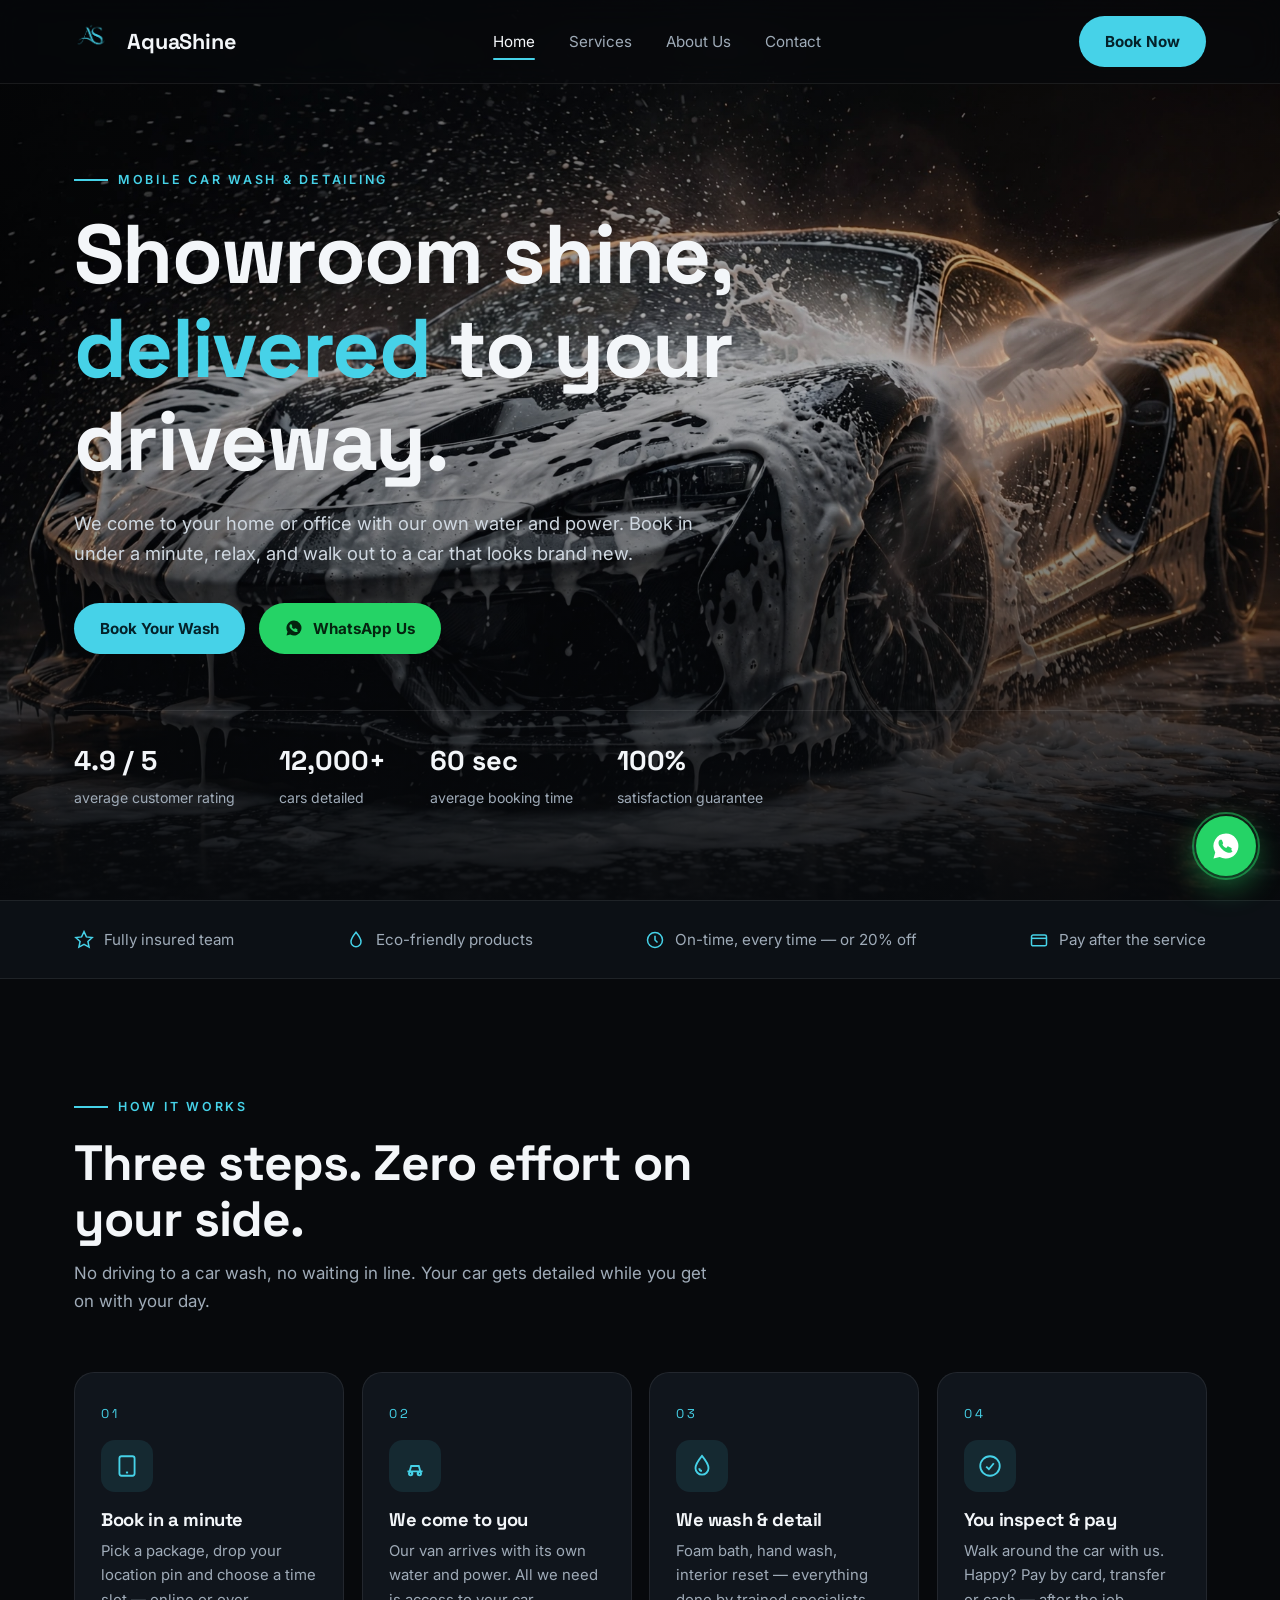
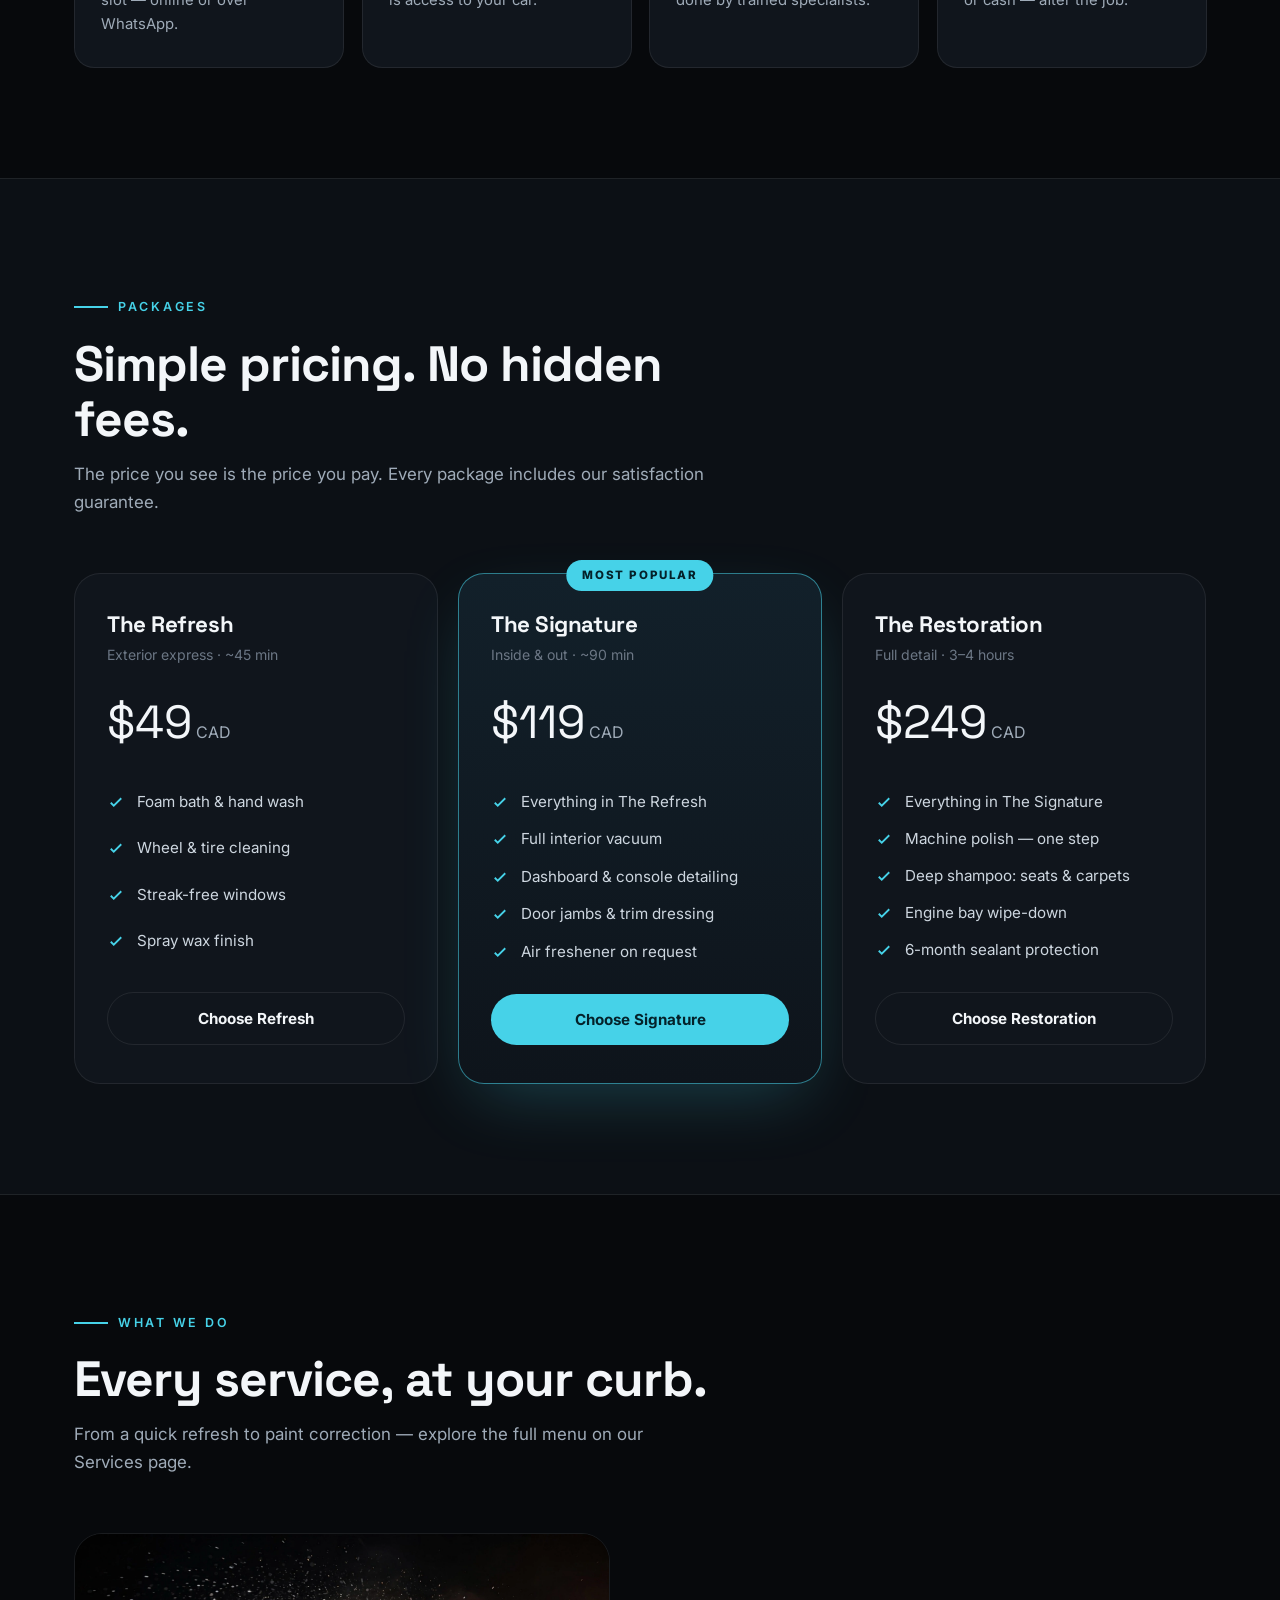
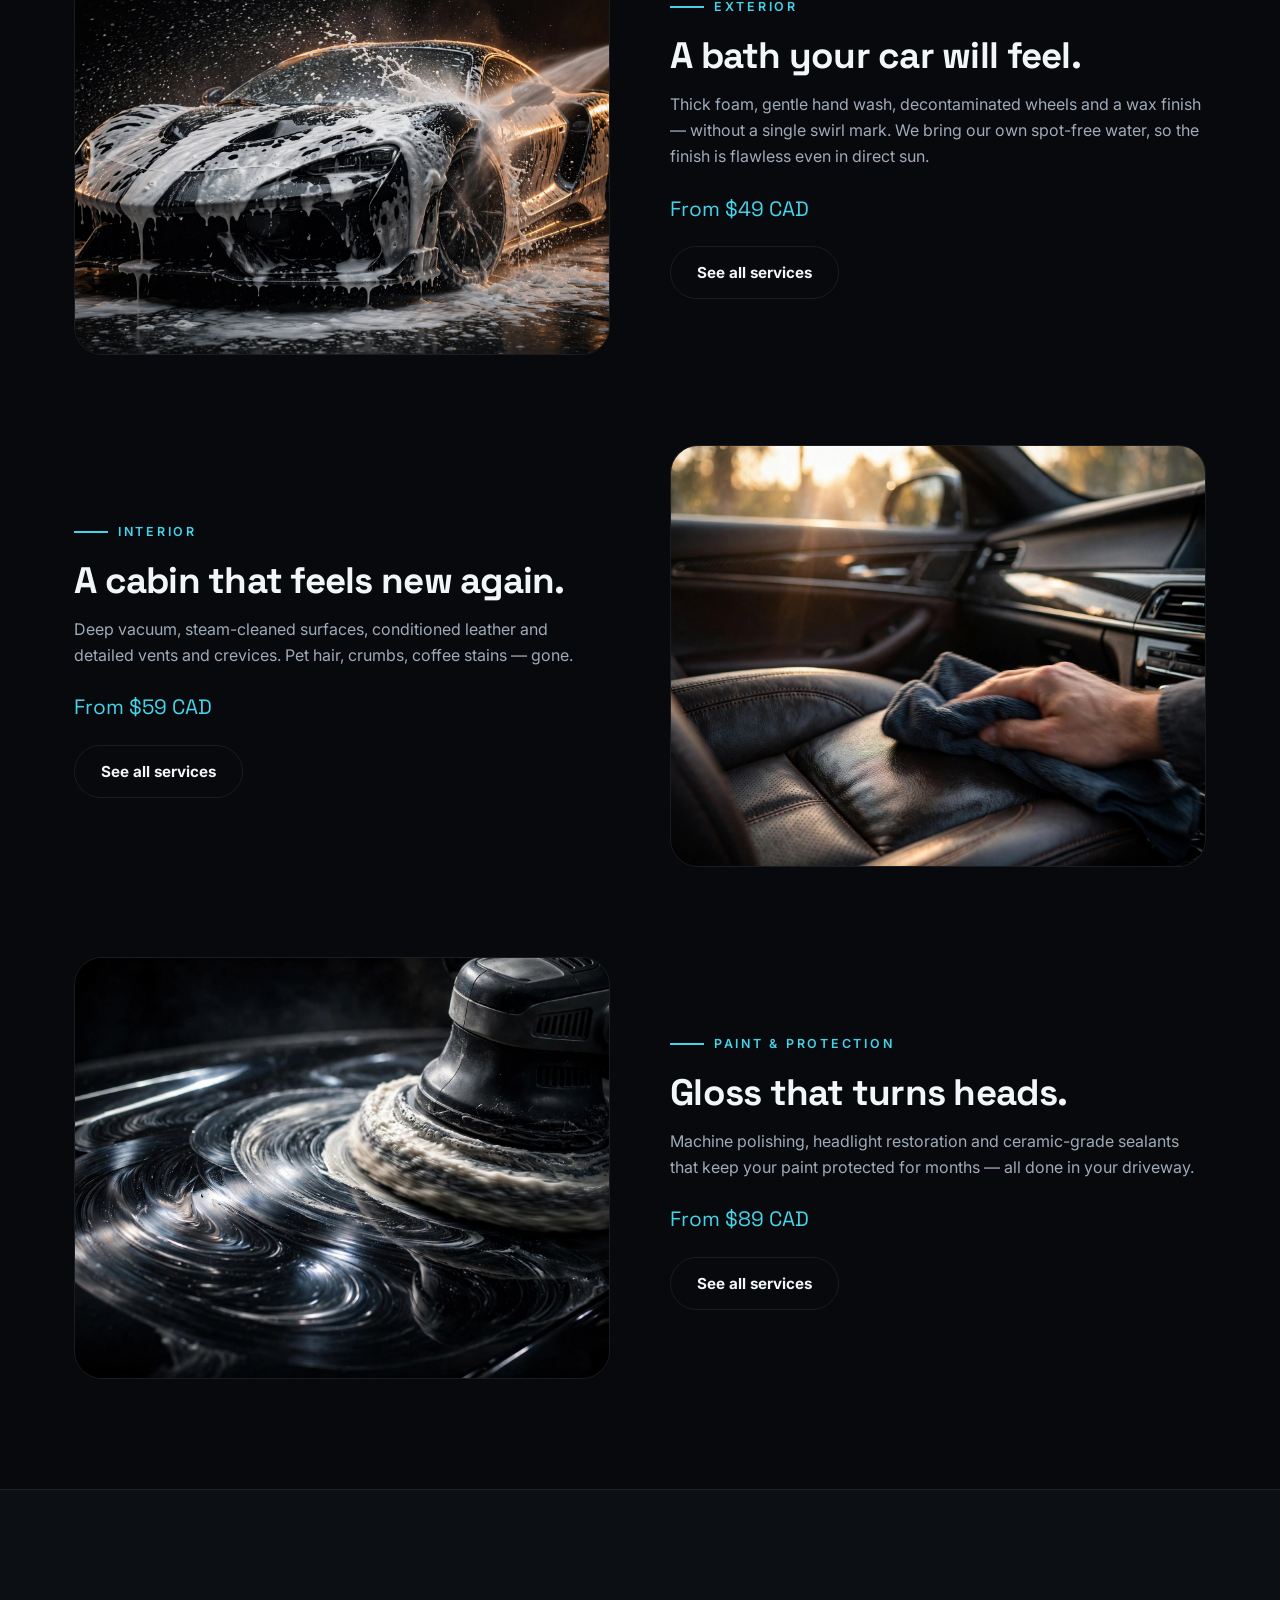
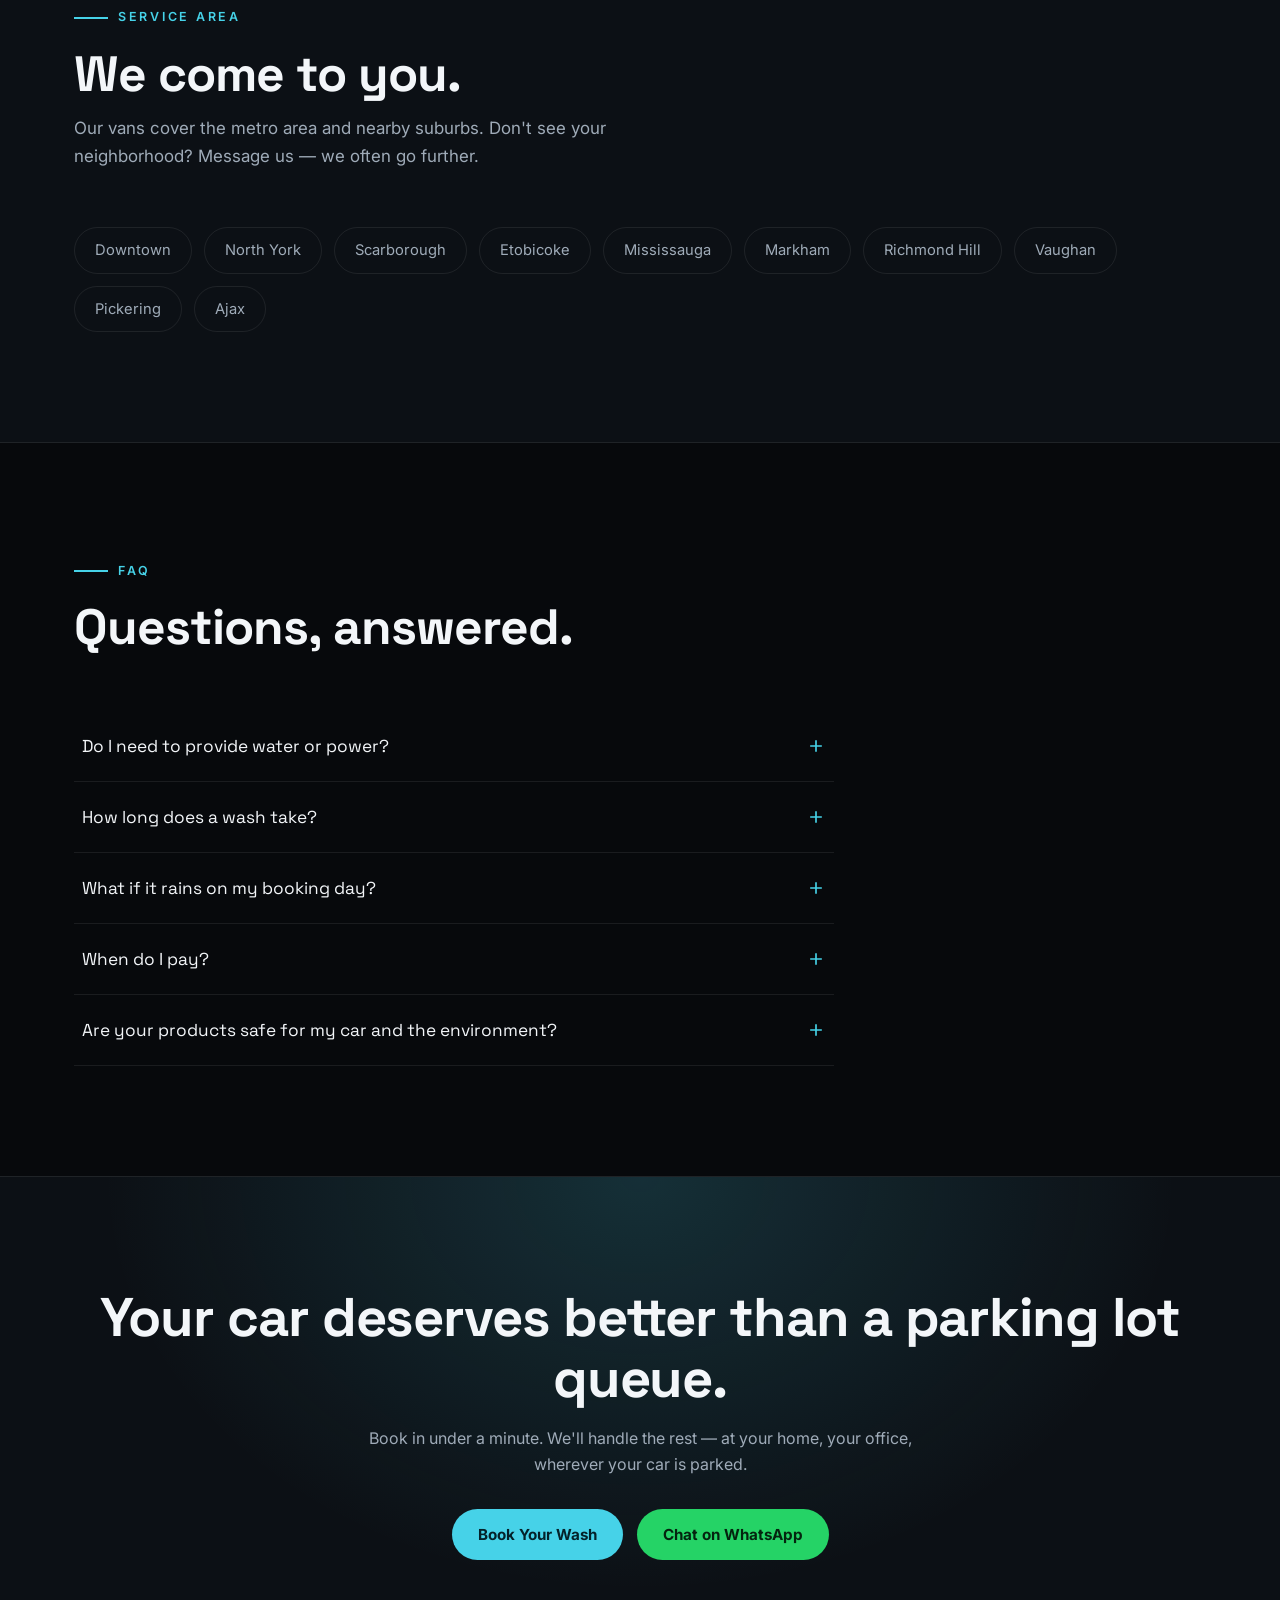
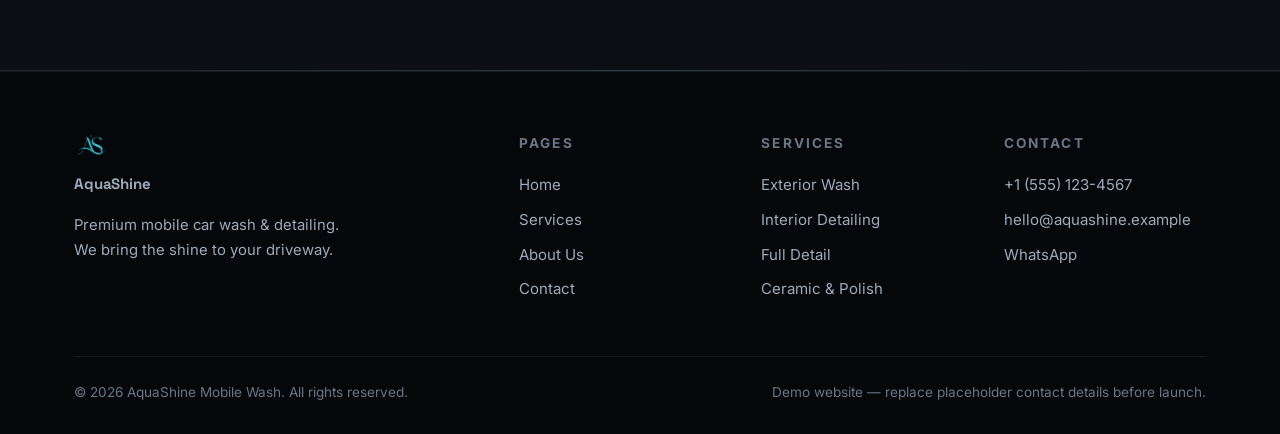
<file: index.html>
<!DOCTYPE html>
<html lang="en">
<head>
<meta charset="UTF-8">
<meta name="viewport" content="width=device-width, initial-scale=1.0">
<title>AquaShine — Mobile Car Wash | Showroom Shine at Your Doorstep</title>
<meta name="description" content="AquaShine brings a premium mobile car wash to your home or office. Book in under a minute — we bring the water, the power and the shine.">
<link rel="preconnect" href="https://fonts.googleapis.com">
<link rel="preconnect" href="https://fonts.gstatic.com" crossorigin>
<link href="https://fonts.googleapis.com/css2?family=Inter:wght@400;500;600;700&family=Space+Grotesk:wght@500;600;700&display=swap" rel="stylesheet">
<link rel="icon" type="image/png" href="assets/logo-as.png">
<link rel="stylesheet" href="styles.css">
</head>
<body>

<nav class="nav">
  <div class="nav-in">
    <a class="logo" href="index.html"><img src="assets/logo-as.png" alt="AquaShine logo" width="42" height="42">AquaShine</a>
    <div class="nav-links">
      <a href="index.html" class="on">Home</a>
      <a href="services.html">Services</a>
      <a href="about.html">About Us</a>
      <a href="contact.html">Contact</a>
    </div>
    <a class="btn nav-cta" href="contact.html">Book Now</a>
    <button class="burger" aria-label="Menu"><svg viewBox="0 0 24 24" fill="none" stroke-width="2"><path d="M4 7h16M4 12h16M4 17h16"/></svg></button>
  </div>
</nav>

<header class="hero">
  <video autoplay muted loop playsinline poster="assets/media-generation-exterior-wash-0-a948ad54-d0db-4a77-a885-1e71a88c5512.webp">
    <source src="assets/media-generation-hero-carwash-0-218e1c54-65db-4edb-9801-4d5ffd7b6881.mp4" type="video/mp4">
  </video>
  <div class="hero-in">
    <span class="kicker rv">Mobile car wash &amp; detailing</span>
    <h1 class="rv">Showroom shine, <em>delivered</em> to your driveway.</h1>
    <p class="lead rv">We come to your home or office with our own water and power. Book in under a minute, relax, and walk out to a car that looks brand new.</p>
    <div class="hero-cta rv">
      <a class="btn" href="contact.html">Book Your Wash</a>
      <a class="btn wa" href="https://wa.me/15551234567?text=Hi%20AquaShine!%20I%20would%20like%20to%20book%20a%20wash." target="_blank" rel="noopener">
        <svg width="18" height="18" viewBox="0 0 24 24" fill="currentColor"><path d="M12 2a10 10 0 0 0-8.6 15.1L2 22l5-1.3A10 10 0 1 0 12 2zm5.2 14.2c-.2.6-1.3 1.2-1.8 1.2-.5.1-1 .2-3.4-.7-2.9-1.2-4.7-4.1-4.9-4.3-.1-.2-1.1-1.5-1.1-2.9s.7-2 1-2.3c.2-.3.5-.3.7-.3h.5c.2 0 .4 0 .6.5s.8 1.9.8 2c.1.1.1.3 0 .5-.3.6-.6.8-.4 1.1.6 1.1 1.4 1.9 2.5 2.4.3.2.5.1.7-.1l.8-.9c.2-.3.4-.2.7-.1l2 1c.3.1.5.2.6.4 0 .1 0 .6-.3 1.5z"/></svg>
        WhatsApp Us</a>
    </div>
    <div class="hero-stats rv">
      <div><b>4.9 / 5</b><span>average customer rating</span></div>
      <div><b>12,000+</b><span>cars detailed</span></div>
      <div><b>60 sec</b><span>average booking time</span></div>
      <div><b>100%</b><span>satisfaction guarantee</span></div>
    </div>
  </div>
</header>

<div class="trust">
  <div class="trust-in">
    <span><svg viewBox="0 0 24 24"><path d="M12 2l2.9 6.3 6.9.8-5.1 4.7 1.4 6.8L12 17.2 5.9 20.6l1.4-6.8L2.2 9.1l6.9-.8z"/></svg>Fully insured team</span>
    <span><svg viewBox="0 0 24 24"><path d="M12 2.7S6 10 6 14a6 6 0 0 0 12 0c0-4-6-11.3-6-11.3z"/></svg>Eco-friendly products</span>
    <span><svg viewBox="0 0 24 24"><circle cx="12" cy="12" r="9"/><path d="M12 7v5l3 3"/></svg>On-time, every time — or 20% off</span>
    <span><svg viewBox="0 0 24 24"><rect x="3" y="6" width="18" height="13" rx="2"/><path d="M3 10h18"/></svg>Pay after the service</span>
  </div>
</div>

<section class="sec">
  <div class="wrap">
    <div class="sec-head rv">
      <span class="kicker">How it works</span>
      <h2>Three steps. Zero effort on your side.</h2>
      <p>No driving to a car wash, no waiting in line. Your car gets detailed while you get on with your day.</p>
    </div>
    <div class="steps">
      <div class="step rv">
        <span class="n">01</span>
        <div class="ic"><svg viewBox="0 0 24 24"><rect x="5" y="3" width="14" height="18" rx="2"/><path d="M11 18h2"/></svg></div>
        <h3>Book in a minute</h3>
        <p>Pick a package, drop your location pin and choose a time slot — online or over WhatsApp.</p>
      </div>
      <div class="step rv">
        <span class="n">02</span>
        <div class="ic"><svg viewBox="0 0 24 24"><path d="M5 17h14M7 17l1.5-5h7L17 17M9 20v-3M15 20v-3"/><circle cx="8" cy="19" r="1.6"/><circle cx="16" cy="19" r="1.6"/></svg></div>
        <h3>We come to you</h3>
        <p>Our van arrives with its own water and power. All we need is access to your car.</p>
      </div>
      <div class="step rv">
        <span class="n">03</span>
        <div class="ic"><svg viewBox="0 0 24 24"><path d="M12 2.7S6 10 6 14a6 6 0 0 0 12 0c0-4-6-11.3-6-11.3z"/><path d="M9.5 14a2.5 2.5 0 0 0 2.5 2.5"/></svg></div>
        <h3>We wash &amp; detail</h3>
        <p>Foam bath, hand wash, interior reset — everything done by trained specialists.</p>
      </div>
      <div class="step rv">
        <span class="n">04</span>
        <div class="ic"><svg viewBox="0 0 24 24"><circle cx="12" cy="12" r="9"/><path d="M8.5 12.5l2.5 2.5 4.5-5.5"/></svg></div>
        <h3>You inspect &amp; pay</h3>
        <p>Walk around the car with us. Happy? Pay by card, transfer or cash — after the job.</p>
      </div>
    </div>
  </div>
</section>

<section class="sec" style="background:var(--bg2);border-block:1px solid var(--line)">
  <div class="wrap">
    <div class="sec-head rv">
      <span class="kicker">Packages</span>
      <h2>Simple pricing. No hidden fees.</h2>
      <p>The price you see is the price you pay. Every package includes our satisfaction guarantee.</p>
    </div>
    <div class="pkgs">
      <div class="pkg rv">
        <h3>The Refresh</h3>
        <div class="dur">Exterior express · ~45 min</div>
        <div class="price">$49<small> CAD</small></div>
        <ul>
          <li><svg viewBox="0 0 24 24"><path d="M5 13l4 4L19 7"/></svg>Foam bath &amp; hand wash</li>
          <li><svg viewBox="0 0 24 24"><path d="M5 13l4 4L19 7"/></svg>Wheel &amp; tire cleaning</li>
          <li><svg viewBox="0 0 24 24"><path d="M5 13l4 4L19 7"/></svg>Streak-free windows</li>
          <li><svg viewBox="0 0 24 24"><path d="M5 13l4 4L19 7"/></svg>Spray wax finish</li>
        </ul>
        <a class="btn ghost" href="contact.html">Choose Refresh</a>
      </div>
      <div class="pkg hot rv">
        <span class="tag">Most popular</span>
        <h3>The Signature</h3>
        <div class="dur">Inside &amp; out · ~90 min</div>
        <div class="price">$119<small> CAD</small></div>
        <ul>
          <li><svg viewBox="0 0 24 24"><path d="M5 13l4 4L19 7"/></svg>Everything in The Refresh</li>
          <li><svg viewBox="0 0 24 24"><path d="M5 13l4 4L19 7"/></svg>Full interior vacuum</li>
          <li><svg viewBox="0 0 24 24"><path d="M5 13l4 4L19 7"/></svg>Dashboard &amp; console detailing</li>
          <li><svg viewBox="0 0 24 24"><path d="M5 13l4 4L19 7"/></svg>Door jambs &amp; trim dressing</li>
          <li><svg viewBox="0 0 24 24"><path d="M5 13l4 4L19 7"/></svg>Air freshener on request</li>
        </ul>
        <a class="btn" href="contact.html">Choose Signature</a>
      </div>
      <div class="pkg rv">
        <h3>The Restoration</h3>
        <div class="dur">Full detail · 3–4 hours</div>
        <div class="price">$249<small> CAD</small></div>
        <ul>
          <li><svg viewBox="0 0 24 24"><path d="M5 13l4 4L19 7"/></svg>Everything in The Signature</li>
          <li><svg viewBox="0 0 24 24"><path d="M5 13l4 4L19 7"/></svg>Machine polish — one step</li>
          <li><svg viewBox="0 0 24 24"><path d="M5 13l4 4L19 7"/></svg>Deep shampoo: seats &amp; carpets</li>
          <li><svg viewBox="0 0 24 24"><path d="M5 13l4 4L19 7"/></svg>Engine bay wipe-down</li>
          <li><svg viewBox="0 0 24 24"><path d="M5 13l4 4L19 7"/></svg>6-month sealant protection</li>
        </ul>
        <a class="btn ghost" href="contact.html">Choose Restoration</a>
      </div>
    </div>
  </div>
</section>

<section class="sec">
  <div class="wrap">
    <div class="sec-head rv">
      <span class="kicker">What we do</span>
      <h2>Every service, at your curb.</h2>
      <p>From a quick refresh to paint correction — explore the full menu on our Services page.</p>
    </div>
    <div class="feat rv">
      <div class="pic"><img src="assets/media-generation-exterior-wash-0-a948ad54-d0db-4a77-a885-1e71a88c5512.webp" alt="Exterior foam wash"></div>
      <div>
        <span class="kicker">Exterior</span>
        <h3>A bath your car will feel.</h3>
        <p>Thick foam, gentle hand wash, decontaminated wheels and a wax finish — without a single swirl mark. We bring our own spot-free water, so the finish is flawless even in direct sun.</p>
        <span class="from">From $49 CAD</span>
        <a class="btn ghost" href="services.html">See all services</a>
      </div>
    </div>
    <div class="feat rev rv">
      <div class="pic"><img src="assets/media-generation-interior-detail-0-55923eca-9773-48c6-b60a-79fb05829d3a.webp" alt="Interior detailing"></div>
      <div>
        <span class="kicker">Interior</span>
        <h3>A cabin that feels new again.</h3>
        <p>Deep vacuum, steam-cleaned surfaces, conditioned leather and detailed vents and crevices. Pet hair, crumbs, coffee stains — gone.</p>
        <span class="from">From $59 CAD</span>
        <a class="btn ghost" href="services.html">See all services</a>
      </div>
    </div>
    <div class="feat rv">
      <div class="pic"><img src="assets/media-generation-ceramic-polish-0-954900e5-b7b9-4147-86a1-278abd30af4b.webp" alt="Paint polishing"></div>
      <div>
        <span class="kicker">Paint &amp; protection</span>
        <h3>Gloss that turns heads.</h3>
        <p>Machine polishing, headlight restoration and ceramic-grade sealants that keep your paint protected for months — all done in your driveway.</p>
        <span class="from">From $89 CAD</span>
        <a class="btn ghost" href="services.html">See all services</a>
      </div>
    </div>
  </div>
</section>

<section class="sec cover">
  <div class="wrap">
    <div class="sec-head rv">
      <span class="kicker">Service area</span>
      <h2>We come to you.</h2>
      <p>Our vans cover the metro area and nearby suburbs. Don't see your neighborhood? Message us — we often go further.</p>
    </div>
    <div class="areas rv">
      <span>Downtown</span><span>North York</span><span>Scarborough</span><span>Etobicoke</span><span>Mississauga</span><span>Markham</span><span>Richmond Hill</span><span>Vaughan</span><span>Pickering</span><span>Ajax</span>
    </div>
  </div>
</section>

<section class="sec">
  <div class="wrap">
    <div class="sec-head rv">
      <span class="kicker">FAQ</span>
      <h2>Questions, answered.</h2>
    </div>
    <div class="faq rv">
      <div class="faq-item">
        <button class="faq-q">Do I need to provide water or power?<svg viewBox="0 0 24 24"><path d="M12 5v14M5 12h14"/></svg></button>
        <div class="faq-a"><p>No. Our vans carry their own water supply and power. All we need is enough space to work around your car.</p></div>
      </div>
      <div class="faq-item">
        <button class="faq-q">How long does a wash take?<svg viewBox="0 0 24 24"><path d="M12 5v14M5 12h14"/></svg></button>
        <div class="faq-a"><p>The Refresh takes about 45 minutes, The Signature around 90 minutes, and The Restoration 3–4 hours depending on the vehicle's condition.</p></div>
      </div>
      <div class="faq-item">
        <button class="faq-q">What if it rains on my booking day?<svg viewBox="0 0 24 24"><path d="M12 5v14M5 12h14"/></svg></button>
        <div class="faq-a"><p>We monitor the forecast and will message you to reschedule free of charge if heavy rain is expected. Light drizzle doesn't stop us.</p></div>
      </div>
      <div class="faq-item">
        <button class="faq-q">When do I pay?<svg viewBox="0 0 24 24"><path d="M12 5v14M5 12h14"/></svg></button>
        <div class="faq-a"><p>After the service, once you've inspected the car. We accept cards, e-transfer and cash.</p></div>
      </div>
      <div class="faq-item">
        <button class="faq-q">Are your products safe for my car and the environment?<svg viewBox="0 0 24 24"><path d="M12 5v14M5 12h14"/></svg></button>
        <div class="faq-a"><p>Yes. We use pH-neutral, biodegradable products and a water-reclamation mat, so nothing harmful runs into the storm drain.</p></div>
      </div>
    </div>
  </div>
</section>

<section class="sec band">
  <div class="wrap rv">
    <h2>Your car deserves better than a parking lot queue.</h2>
    <p>Book in under a minute. We'll handle the rest — at your home, your office, wherever your car is parked.</p>
    <div class="row">
      <a class="btn" href="contact.html">Book Your Wash</a>
      <a class="btn wa" href="https://wa.me/15551234567?text=Hi%20AquaShine!%20I%20would%20like%20to%20book%20a%20wash." target="_blank" rel="noopener">Chat on WhatsApp</a>
    </div>
  </div>
</section>

<footer>
  <div class="wrap">
    <div class="f-grid">
      <div>
        <a class="logo" href="index.html" style="margin-bottom:16px"><img src="assets/logo-as.png" alt="AquaShine logo" width="42" height="42">AquaShine</a>
        <p style="color:var(--muted);font-size:.93rem;max-width:32ch">Premium mobile car wash &amp; detailing. We bring the shine to your driveway.</p>
      </div>
      <div>
        <h4>Pages</h4>
        <a href="index.html">Home</a><a href="services.html">Services</a><a href="about.html">About Us</a><a href="contact.html">Contact</a>
      </div>
      <div>
        <h4>Services</h4>
        <a href="services.html">Exterior Wash</a><a href="services.html">Interior Detailing</a><a href="services.html">Full Detail</a><a href="services.html">Ceramic &amp; Polish</a>
      </div>
      <div>
        <h4>Contact</h4>
        <a href="tel:+15551234567">+1 (555) 123-4567</a>
        <a href="mailto:hello@aquashine.example">hello@aquashine.example</a>
        <a href="https://wa.me/15551234567" target="_blank" rel="noopener">WhatsApp</a>
      </div>
    </div>
    <div class="f-bottom">
      <span>© <span id="yr"></span> AquaShine Mobile Wash. All rights reserved.</span>
      <span>Demo website — replace placeholder contact details before launch.</span>
    </div>
  </div>
</footer>

<a class="wa-float" href="https://wa.me/15551234567?text=Hi%20AquaShine!%20I%20would%20like%20to%20book%20a%20wash." target="_blank" rel="noopener" aria-label="Chat on WhatsApp">
  <svg viewBox="0 0 24 24"><path d="M12 2a10 10 0 0 0-8.6 15.1L2 22l5-1.3A10 10 0 1 0 12 2zm5.2 14.2c-.2.6-1.3 1.2-1.8 1.2-.5.1-1 .2-3.4-.7-2.9-1.2-4.7-4.1-4.9-4.3-.1-.2-1.1-1.5-1.1-2.9s.7-2 1-2.3c.2-.3.5-.3.7-.3h.5c.2 0 .4 0 .6.5s.8 1.9.8 2c.1.1.1.3 0 .5-.3.6-.6.8-.4 1.1.6 1.1 1.4 1.9 2.5 2.4.3.2.5.1.7-.1l.8-.9c.2-.3.4-.2.7-.1l2 1c.3.1.5.2.6.4 0 .1 0 .6-.3 1.5z"/></svg>
</a>

<script src="script.js"></script>
</body>
</html>
</file>
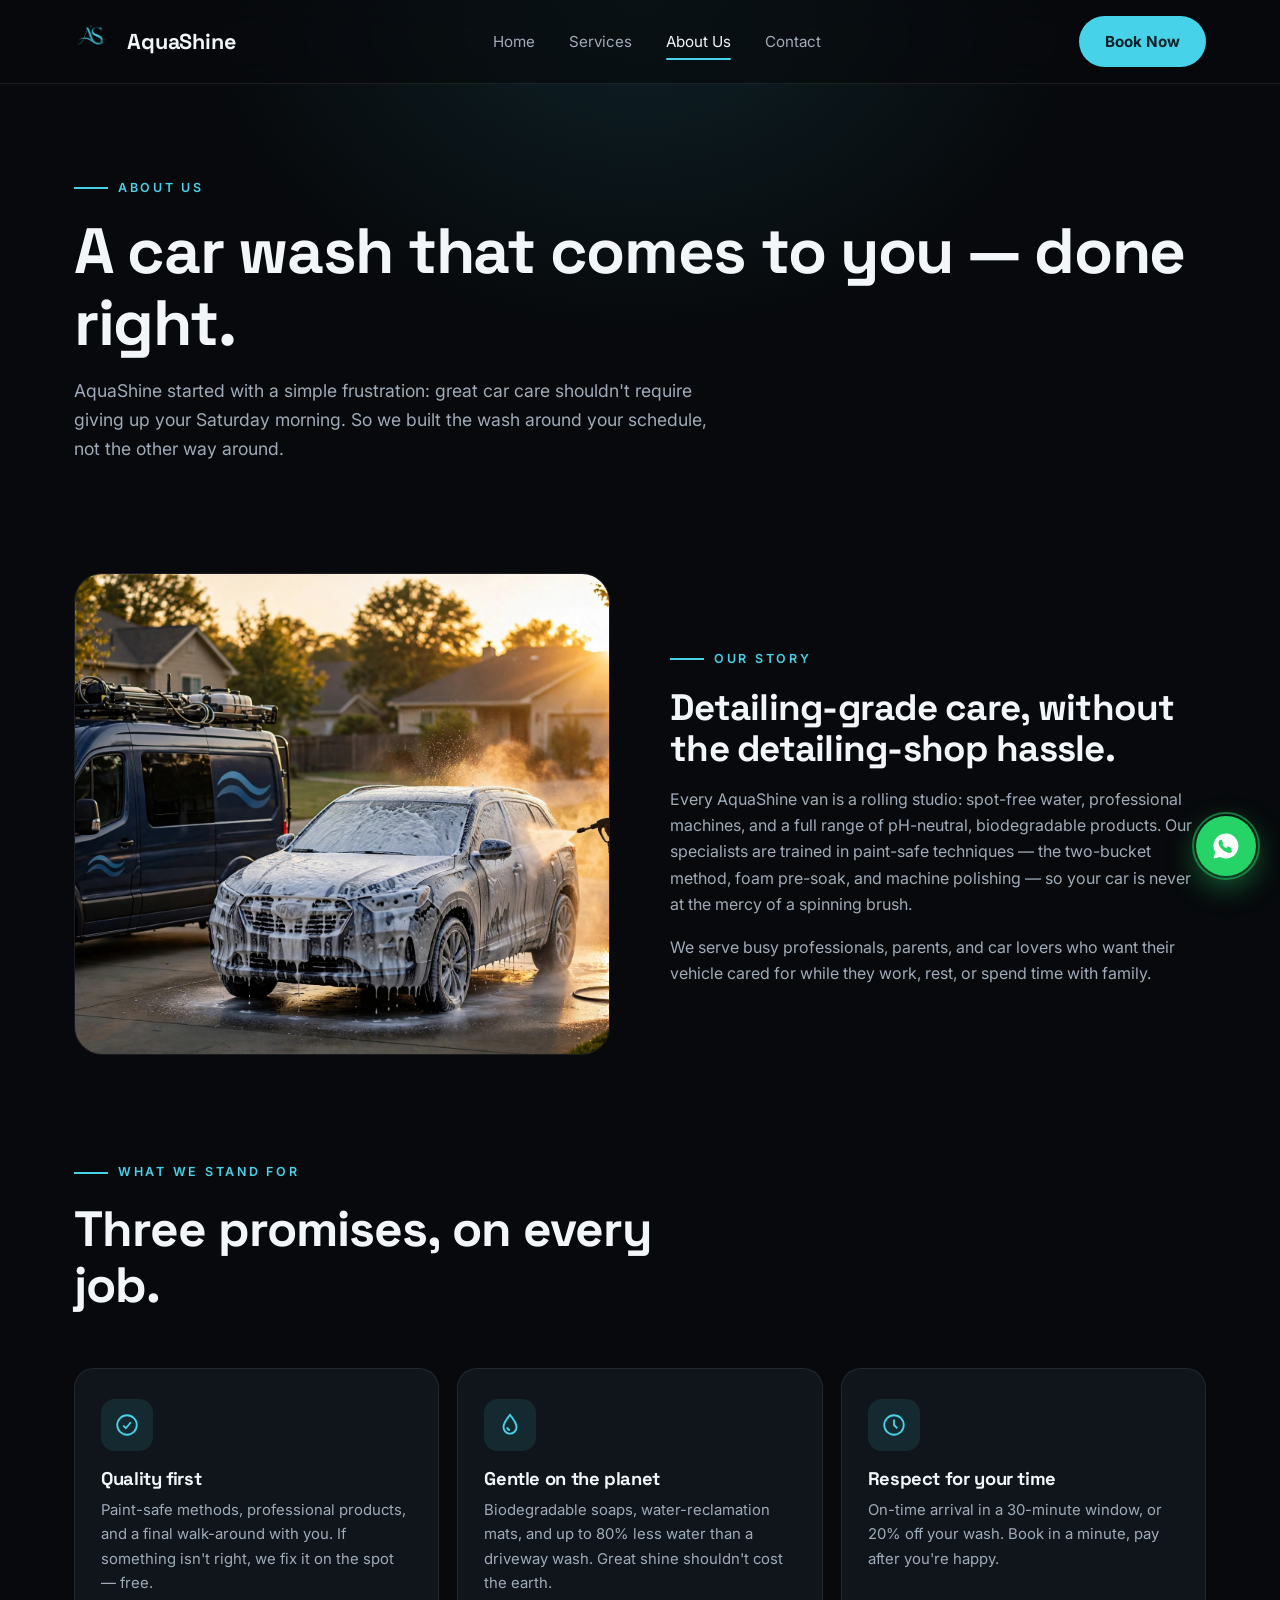
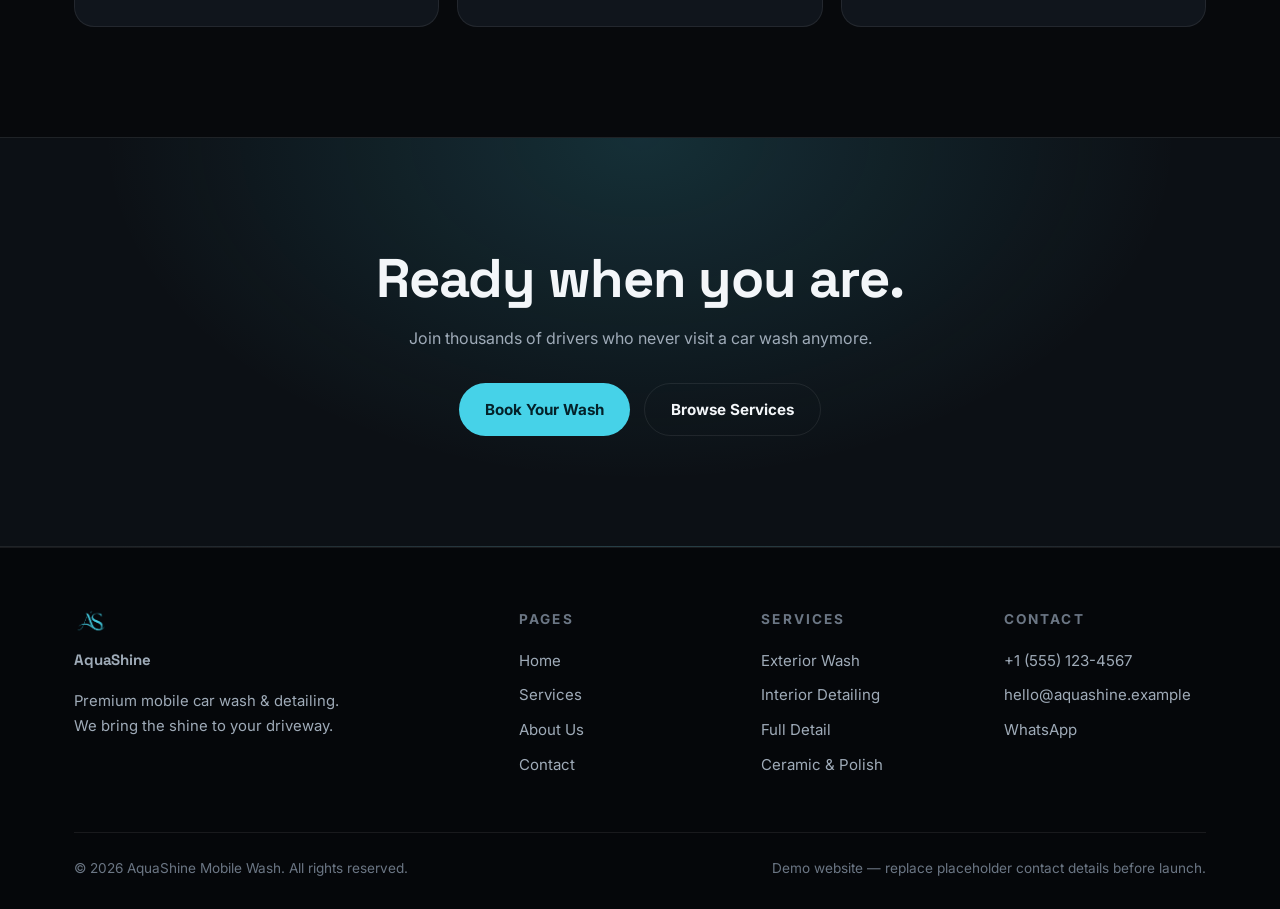
<file: about.html>
<!DOCTYPE html>
<html lang="en">
<head>
<meta charset="UTF-8">
<meta name="viewport" content="width=device-width, initial-scale=1.0">
<title>About Us — AquaShine Mobile Car Wash</title>
<meta name="description" content="AquaShine is a premium mobile car wash: trained specialists, eco-friendly products, and showroom results at your driveway.">
<link rel="preconnect" href="https://fonts.googleapis.com">
<link rel="preconnect" href="https://fonts.gstatic.com" crossorigin>
<link href="https://fonts.googleapis.com/css2?family=Inter:wght@400;500;600;700&family=Space+Grotesk:wght@500;600;700&display=swap" rel="stylesheet">
<link rel="icon" type="image/png" href="assets/logo-as.png">
<link rel="stylesheet" href="styles.css">
</head>
<body>

<nav class="nav">
  <div class="nav-in">
    <a class="logo" href="index.html"><img src="assets/logo-as.png" alt="AquaShine logo" width="42" height="42">AquaShine</a>
    <div class="nav-links">
      <a href="index.html">Home</a>
      <a href="services.html">Services</a>
      <a href="about.html" class="on">About Us</a>
      <a href="contact.html">Contact</a>
    </div>
    <a class="btn nav-cta" href="contact.html">Book Now</a>
    <button class="burger" aria-label="Menu"><svg viewBox="0 0 24 24" fill="none" stroke-width="2"><path d="M4 7h16M4 12h16M4 17h16"/></svg></button>
  </div>
</nav>

<header class="page-hero">
  <div class="wrap">
    <span class="kicker rv">About us</span>
    <h1 class="rv">A car wash that comes to you — done right.</h1>
    <p class="rv">AquaShine started with a simple frustration: great car care shouldn't require giving up your Saturday morning. So we built the wash around your schedule, not the other way around.</p>
  </div>
</header>

<section class="sec" style="padding-top:40px">
  <div class="wrap">
    <div class="about-grid rv">
      <div class="pic"><img src="assets/media-generation-mobile-van-0-2faf14f5-e1cc-4851-8d14-c669e1fb9e48.webp" alt="AquaShine mobile unit at a customer's home"></div>
      <div>
        <span class="kicker">Our story</span>
        <h3 style="font-size:clamp(1.6rem,3vw,2.3rem);margin-bottom:16px">Detailing-grade care, without the detailing-shop hassle.</h3>
        <p style="color:var(--muted);margin-bottom:16px">Every AquaShine van is a rolling studio: spot-free water, professional machines, and a full range of pH-neutral, biodegradable products. Our specialists are trained in paint-safe techniques — the two-bucket method, foam pre-soak, and machine polishing — so your car is never at the mercy of a spinning brush.</p>
        <p style="color:var(--muted)">We serve busy professionals, parents, and car lovers who want their vehicle cared for while they work, rest, or spend time with family.</p>
      </div>
    </div>

    <div class="sec-head rv">
      <span class="kicker">What we stand for</span>
      <h2>Three promises, on every job.</h2>
    </div>
    <div class="values">
      <div class="step rv">
        <div class="ic"><svg viewBox="0 0 24 24"><circle cx="12" cy="12" r="9"/><path d="M8.5 12.5l2.5 2.5 4.5-5.5"/></svg></div>
        <h3>Quality first</h3>
        <p>Paint-safe methods, professional products, and a final walk-around with you. If something isn't right, we fix it on the spot — free.</p>
      </div>
      <div class="step rv">
        <div class="ic"><svg viewBox="0 0 24 24"><path d="M12 2.7S6 10 6 14a6 6 0 0 0 12 0c0-4-6-11.3-6-11.3z"/><path d="M9.5 14a2.5 2.5 0 0 0 2.5 2.5"/></svg></div>
        <h3>Gentle on the planet</h3>
        <p>Biodegradable soaps, water-reclamation mats, and up to 80% less water than a driveway wash. Great shine shouldn't cost the earth.</p>
      </div>
      <div class="step rv">
        <div class="ic"><svg viewBox="0 0 24 24"><circle cx="12" cy="12" r="9"/><path d="M12 7v5l3 3"/></svg></div>
        <h3>Respect for your time</h3>
        <p>On-time arrival in a 30-minute window, or 20% off your wash. Book in a minute, pay after you're happy.</p>
      </div>
    </div>
  </div>
</section>

<section class="sec band">
  <div class="wrap rv">
    <h2>Ready when you are.</h2>
    <p>Join thousands of drivers who never visit a car wash anymore.</p>
    <div class="row">
      <a class="btn" href="contact.html">Book Your Wash</a>
      <a class="btn ghost" href="services.html">Browse Services</a>
    </div>
  </div>
</section>

<footer>
  <div class="wrap">
    <div class="f-grid">
      <div>
        <a class="logo" href="index.html" style="margin-bottom:16px"><img src="assets/logo-as.png" alt="AquaShine logo" width="42" height="42">AquaShine</a>
        <p style="color:var(--muted);font-size:.93rem;max-width:32ch">Premium mobile car wash &amp; detailing. We bring the shine to your driveway.</p>
      </div>
      <div>
        <h4>Pages</h4>
        <a href="index.html">Home</a><a href="services.html">Services</a><a href="about.html">About Us</a><a href="contact.html">Contact</a>
      </div>
      <div>
        <h4>Services</h4>
        <a href="services.html">Exterior Wash</a><a href="services.html">Interior Detailing</a><a href="services.html">Full Detail</a><a href="services.html">Ceramic &amp; Polish</a>
      </div>
      <div>
        <h4>Contact</h4>
        <a href="tel:+15551234567">+1 (555) 123-4567</a>
        <a href="mailto:hello@aquashine.example">hello@aquashine.example</a>
        <a href="https://wa.me/15551234567" target="_blank" rel="noopener">WhatsApp</a>
      </div>
    </div>
    <div class="f-bottom">
      <span>© <span id="yr"></span> AquaShine Mobile Wash. All rights reserved.</span>
      <span>Demo website — replace placeholder contact details before launch.</span>
    </div>
  </div>
</footer>

<a class="wa-float" href="https://wa.me/15551234567?text=Hi%20AquaShine!%20I%20would%20like%20to%20book%20a%20wash." target="_blank" rel="noopener" aria-label="Chat on WhatsApp">
  <svg viewBox="0 0 24 24"><path d="M12 2a10 10 0 0 0-8.6 15.1L2 22l5-1.3A10 10 0 1 0 12 2zm5.2 14.2c-.2.6-1.3 1.2-1.8 1.2-.5.1-1 .2-3.4-.7-2.9-1.2-4.7-4.1-4.9-4.3-.1-.2-1.1-1.5-1.1-2.9s.7-2 1-2.3c.2-.3.5-.3.7-.3h.5c.2 0 .4 0 .6.5s.8 1.9.8 2c.1.1.1.3 0 .5-.3.6-.6.8-.4 1.1.6 1.1 1.4 1.9 2.5 2.4.3.2.5.1.7-.1l.8-.9c.2-.3.4-.2.7-.1l2 1c.3.1.5.2.6.4 0 .1 0 .6-.3 1.5z"/></svg>
</a>

<script src="script.js"></script>
</body>
</html>
</file>
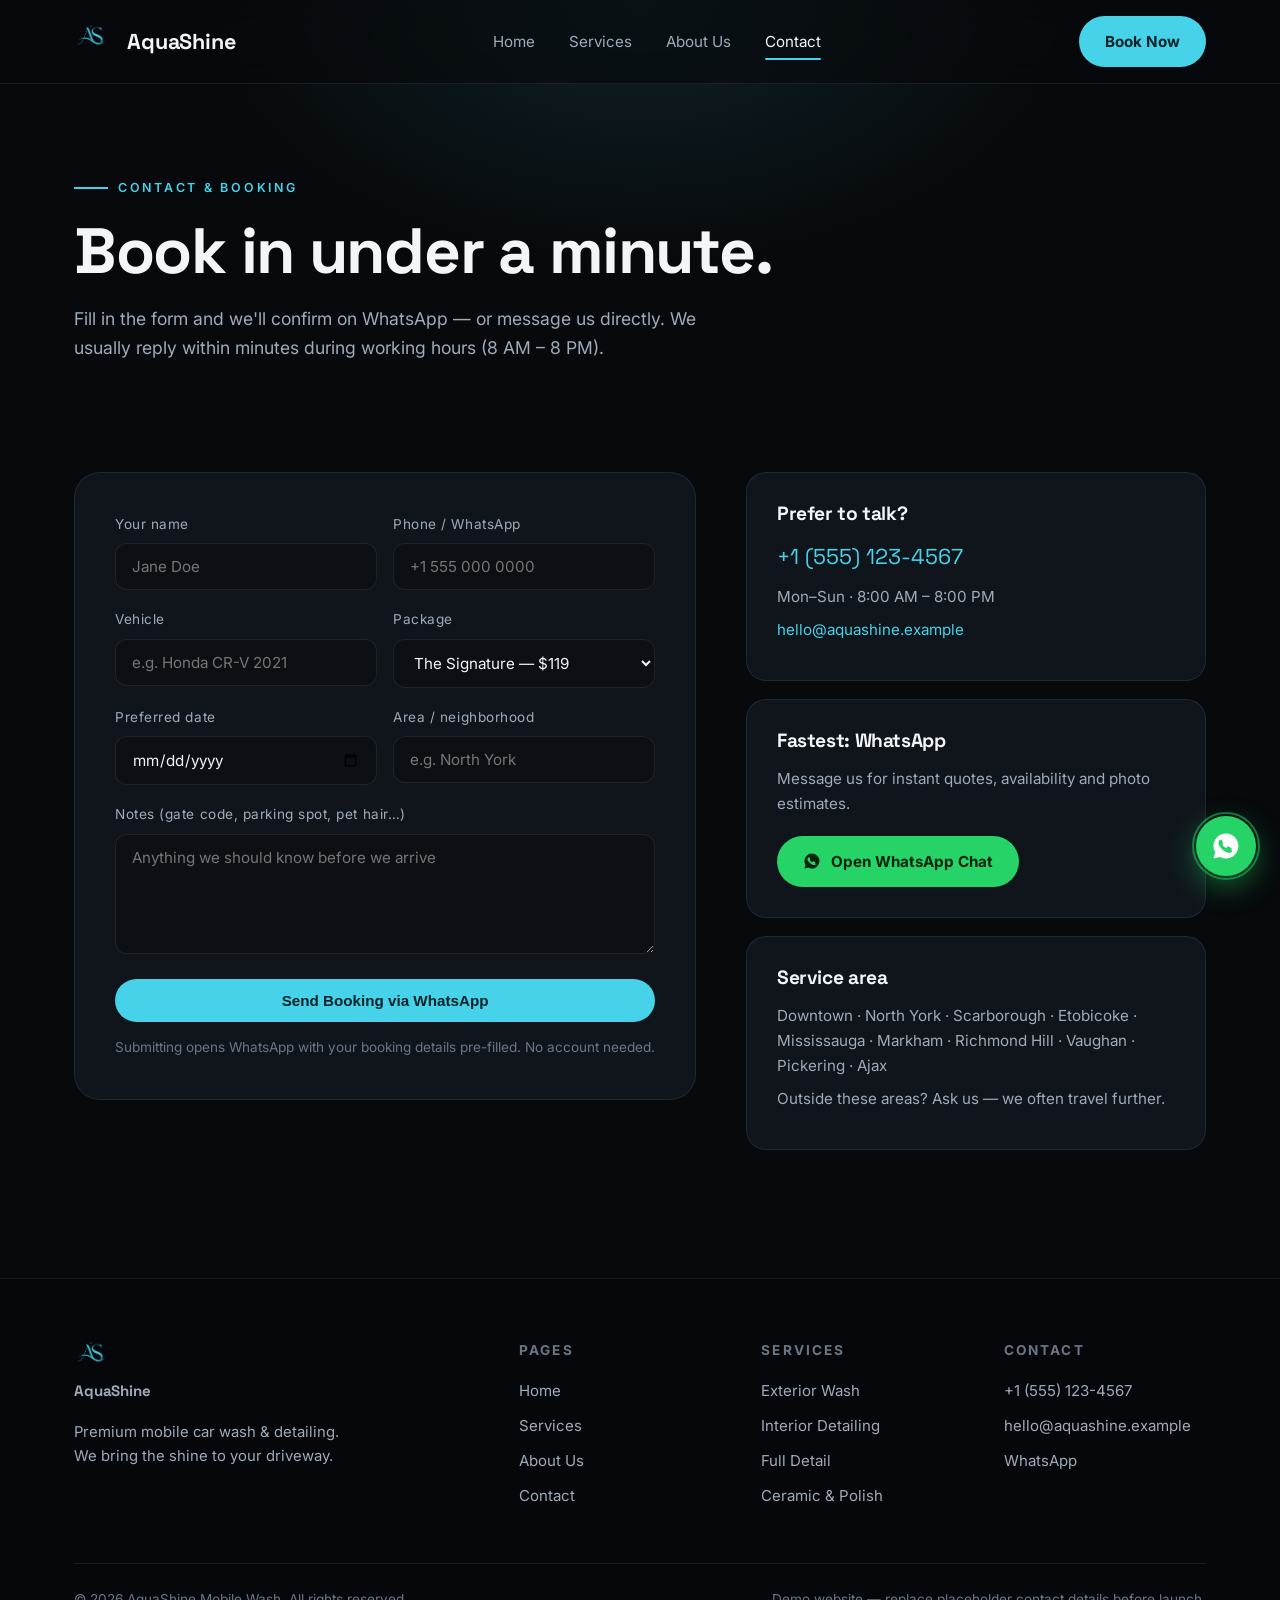
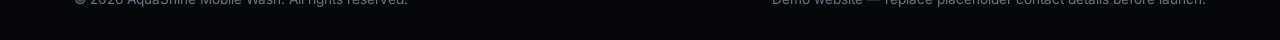
<file: contact.html>
<!DOCTYPE html>
<html lang="en">
<head>
<meta charset="UTF-8">
<meta name="viewport" content="width=device-width, initial-scale=1.0">
<title>Contact &amp; Booking — AquaShine Mobile Car Wash</title>
<meta name="description" content="Book your mobile car wash in under a minute, or reach us instantly on WhatsApp.">
<link rel="preconnect" href="https://fonts.googleapis.com">
<link rel="preconnect" href="https://fonts.gstatic.com" crossorigin>
<link href="https://fonts.googleapis.com/css2?family=Inter:wght@400;500;600;700&family=Space+Grotesk:wght@500;600;700&display=swap" rel="stylesheet">
<link rel="icon" type="image/png" href="assets/logo-as.png">
<link rel="stylesheet" href="styles.css">
</head>
<body>

<nav class="nav">
  <div class="nav-in">
    <a class="logo" href="index.html"><img src="assets/logo-as.png" alt="AquaShine logo" width="42" height="42">AquaShine</a>
    <div class="nav-links">
      <a href="index.html">Home</a>
      <a href="services.html">Services</a>
      <a href="about.html">About Us</a>
      <a href="contact.html" class="on">Contact</a>
    </div>
    <a class="btn nav-cta" href="contact.html">Book Now</a>
    <button class="burger" aria-label="Menu"><svg viewBox="0 0 24 24" fill="none" stroke-width="2"><path d="M4 7h16M4 12h16M4 17h16"/></svg></button>
  </div>
</nav>

<header class="page-hero">
  <div class="wrap">
    <span class="kicker rv">Contact &amp; booking</span>
    <h1 class="rv">Book in under a minute.</h1>
    <p class="rv">Fill in the form and we'll confirm on WhatsApp — or message us directly. We usually reply within minutes during working hours (8 AM – 8 PM).</p>
  </div>
</header>

<section class="sec" style="padding-top:40px">
  <div class="wrap">
    <div class="contact-grid">
      <form class="form rv" id="book-form">
        <div class="f-row">
          <div class="f-group">
            <label for="name">Your name</label>
            <input id="name" name="name" type="text" placeholder="Jane Doe" required>
          </div>
          <div class="f-group">
            <label for="phone">Phone / WhatsApp</label>
            <input id="phone" name="phone" type="tel" placeholder="+1 555 000 0000" required>
          </div>
        </div>
        <div class="f-row">
          <div class="f-group">
            <label for="vehicle">Vehicle</label>
            <input id="vehicle" name="vehicle" type="text" placeholder="e.g. Honda CR-V 2021">
          </div>
          <div class="f-group">
            <label for="package">Package</label>
            <select id="package" name="package">
              <option>The Refresh — $49</option>
              <option selected>The Signature — $119</option>
              <option>The Restoration — $249</option>
              <option>Express Exterior — $49</option>
              <option>Deluxe Exterior — $89</option>
              <option>Deep Interior Detail — $129</option>
              <option>One-Step Polish — $199</option>
              <option>Not sure — advise me</option>
            </select>
          </div>
        </div>
        <div class="f-row">
          <div class="f-group">
            <label for="date">Preferred date</label>
            <input id="date" name="date" type="date">
          </div>
          <div class="f-group">
            <label for="area">Area / neighborhood</label>
            <input id="area" name="area" type="text" placeholder="e.g. North York">
          </div>
        </div>
        <div class="f-group">
          <label for="notes">Notes (gate code, parking spot, pet hair…)</label>
          <textarea id="notes" name="notes" placeholder="Anything we should know before we arrive"></textarea>
        </div>
        <button class="btn" type="submit" style="width:100%;justify-content:center">Send Booking via WhatsApp</button>
        <p style="color:var(--faint);font-size:.85rem;margin-top:14px;text-align:center">Submitting opens WhatsApp with your booking details pre-filled. No account needed.</p>
      </form>

      <div>
        <div class="info-card rv">
          <h3>Prefer to talk?</h3>
          <a class="tel" href="tel:+15551234567">+1 (555) 123-4567</a>
          <p style="margin-top:10px">Mon–Sun · 8:00 AM – 8:00 PM</p>
          <p><a href="mailto:hello@aquashine.example" style="color:var(--aqua)">hello@aquashine.example</a></p>
        </div>
        <div class="info-card rv">
          <h3>Fastest: WhatsApp</h3>
          <p>Message us for instant quotes, availability and photo estimates.</p>
          <a class="btn wa" style="margin-top:12px" href="https://wa.me/15551234567?text=Hi%20AquaShine!%20I%20would%20like%20to%20book%20a%20wash." target="_blank" rel="noopener">
            <svg width="18" height="18" viewBox="0 0 24 24" fill="currentColor"><path d="M12 2a10 10 0 0 0-8.6 15.1L2 22l5-1.3A10 10 0 1 0 12 2zm5.2 14.2c-.2.6-1.3 1.2-1.8 1.2-.5.1-1 .2-3.4-.7-2.9-1.2-4.7-4.1-4.9-4.3-.1-.2-1.1-1.5-1.1-2.9s.7-2 1-2.3c.2-.3.5-.3.7-.3h.5c.2 0 .4 0 .6.5s.8 1.9.8 2c.1.1.1.3 0 .5-.3.6-.6.8-.4 1.1.6 1.1 1.4 1.9 2.5 2.4.3.2.5.1.7-.1l.8-.9c.2-.3.4-.2.7-.1l2 1c.3.1.5.2.6.4 0 .1 0 .6-.3 1.5z"/></svg>
            Open WhatsApp Chat</a>
        </div>
        <div class="info-card rv">
          <h3>Service area</h3>
          <p>Downtown · North York · Scarborough · Etobicoke · Mississauga · Markham · Richmond Hill · Vaughan · Pickering · Ajax</p>
          <p style="margin-top:8px">Outside these areas? Ask us — we often travel further.</p>
        </div>
      </div>
    </div>
  </div>
</section>

<footer>
  <div class="wrap">
    <div class="f-grid">
      <div>
        <a class="logo" href="index.html" style="margin-bottom:16px"><img src="assets/logo-as.png" alt="AquaShine logo" width="42" height="42">AquaShine</a>
        <p style="color:var(--muted);font-size:.93rem;max-width:32ch">Premium mobile car wash &amp; detailing. We bring the shine to your driveway.</p>
      </div>
      <div>
        <h4>Pages</h4>
        <a href="index.html">Home</a><a href="services.html">Services</a><a href="about.html">About Us</a><a href="contact.html">Contact</a>
      </div>
      <div>
        <h4>Services</h4>
        <a href="services.html">Exterior Wash</a><a href="services.html">Interior Detailing</a><a href="services.html">Full Detail</a><a href="services.html">Ceramic &amp; Polish</a>
      </div>
      <div>
        <h4>Contact</h4>
        <a href="tel:+15551234567">+1 (555) 123-4567</a>
        <a href="mailto:hello@aquashine.example">hello@aquashine.example</a>
        <a href="https://wa.me/15551234567" target="_blank" rel="noopener">WhatsApp</a>
      </div>
    </div>
    <div class="f-bottom">
      <span>© <span id="yr"></span> AquaShine Mobile Wash. All rights reserved.</span>
      <span>Demo website — replace placeholder contact details before launch.</span>
    </div>
  </div>
</footer>

<a class="wa-float" href="https://wa.me/15551234567?text=Hi%20AquaShine!%20I%20would%20like%20to%20book%20a%20wash." target="_blank" rel="noopener" aria-label="Chat on WhatsApp">
  <svg viewBox="0 0 24 24"><path d="M12 2a10 10 0 0 0-8.6 15.1L2 22l5-1.3A10 10 0 1 0 12 2zm5.2 14.2c-.2.6-1.3 1.2-1.8 1.2-.5.1-1 .2-3.4-.7-2.9-1.2-4.7-4.1-4.9-4.3-.1-.2-1.1-1.5-1.1-2.9s.7-2 1-2.3c.2-.3.5-.3.7-.3h.5c.2 0 .4 0 .6.5s.8 1.9.8 2c.1.1.1.3 0 .5-.3.6-.6.8-.4 1.1.6 1.1 1.4 1.9 2.5 2.4.3.2.5.1.7-.1l.8-.9c.2-.3.4-.2.7-.1l2 1c.3.1.5.2.6.4 0 .1 0 .6-.3 1.5z"/></svg>
</a>

<script src="script.js"></script>
</body>
</html>
</file>
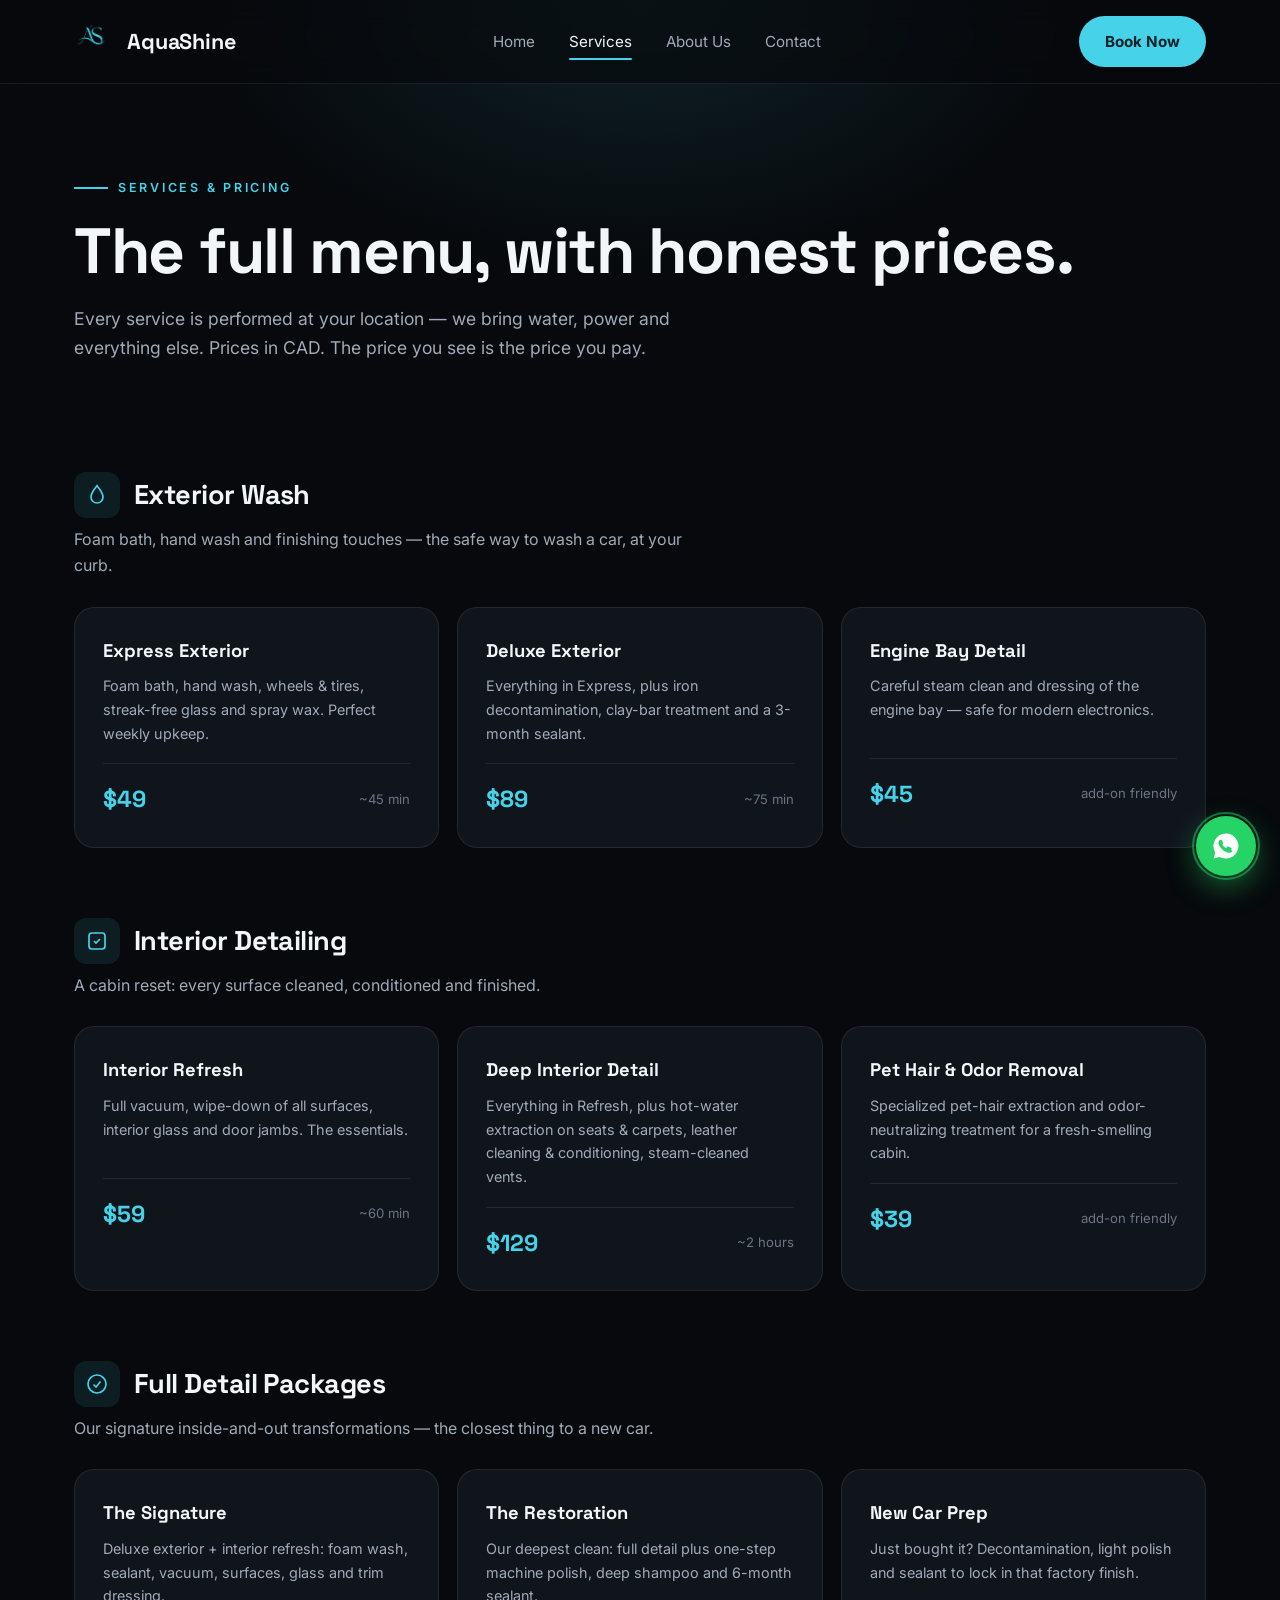
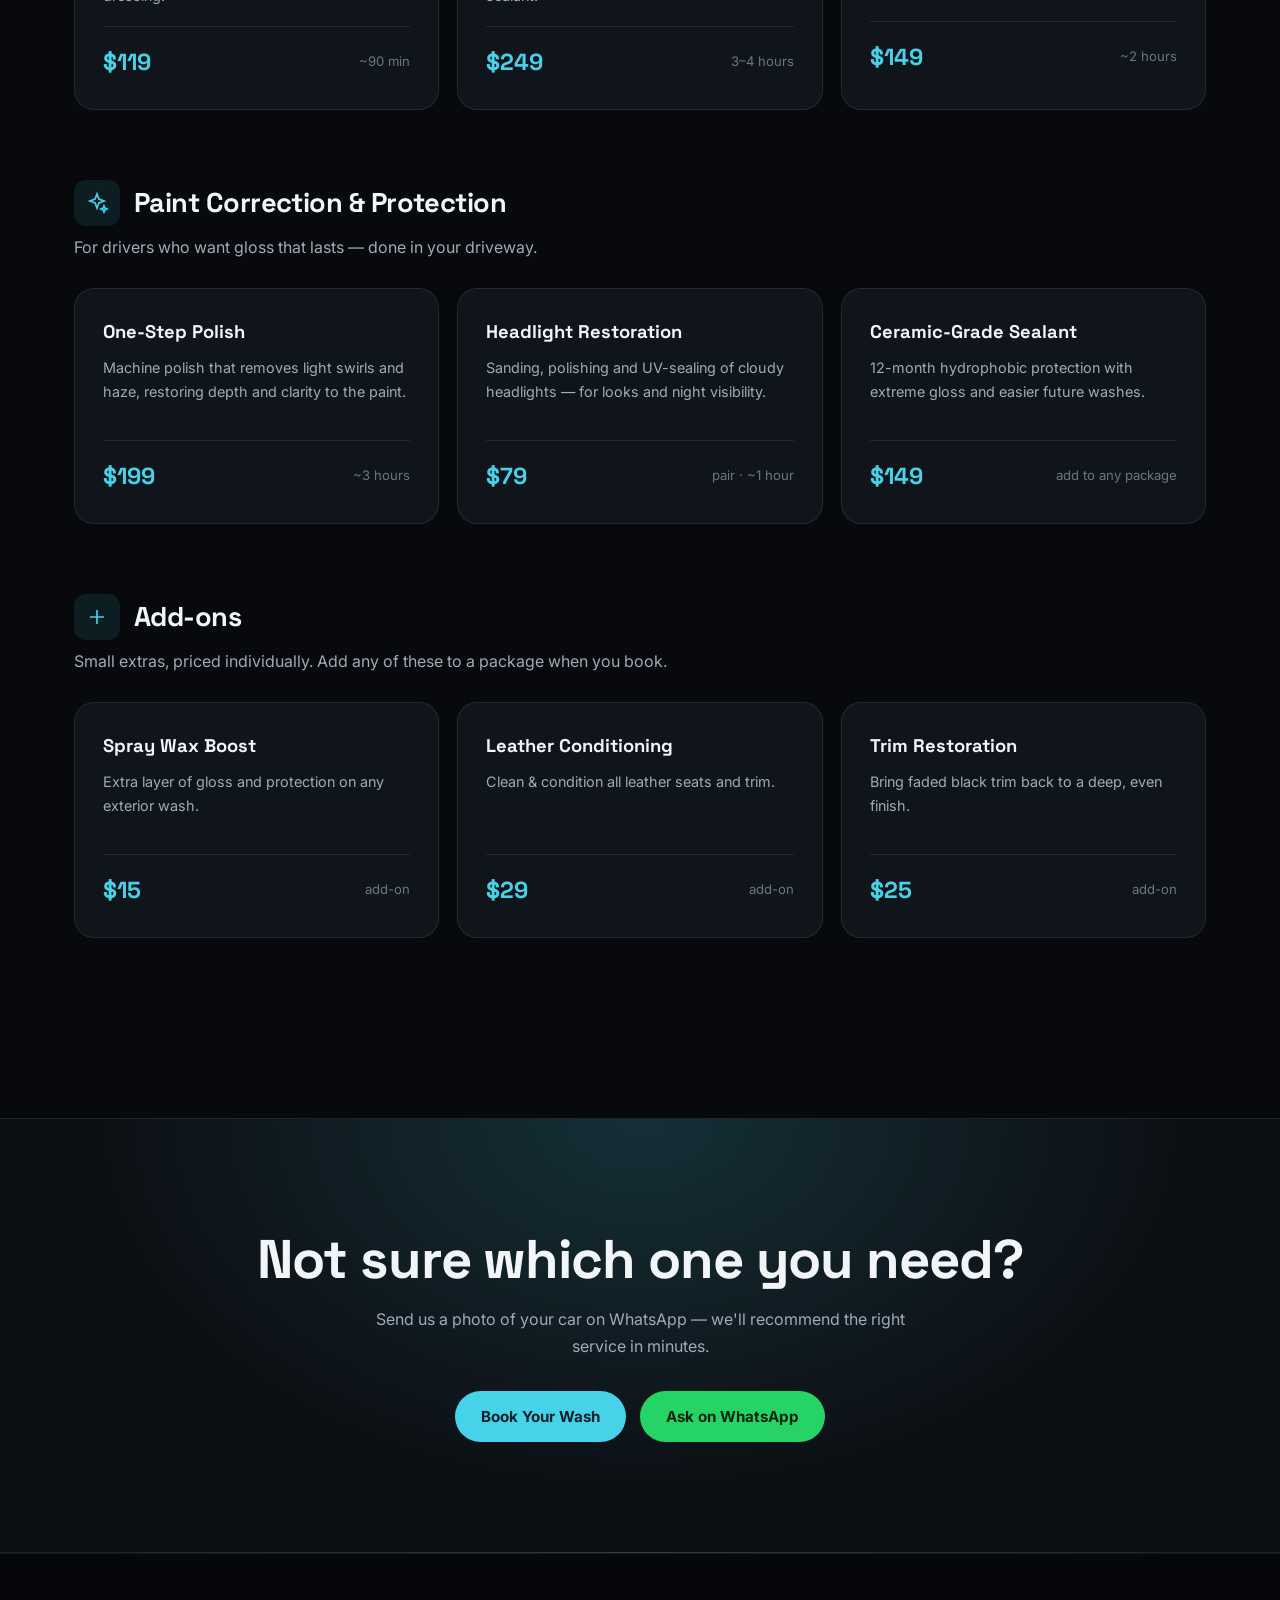
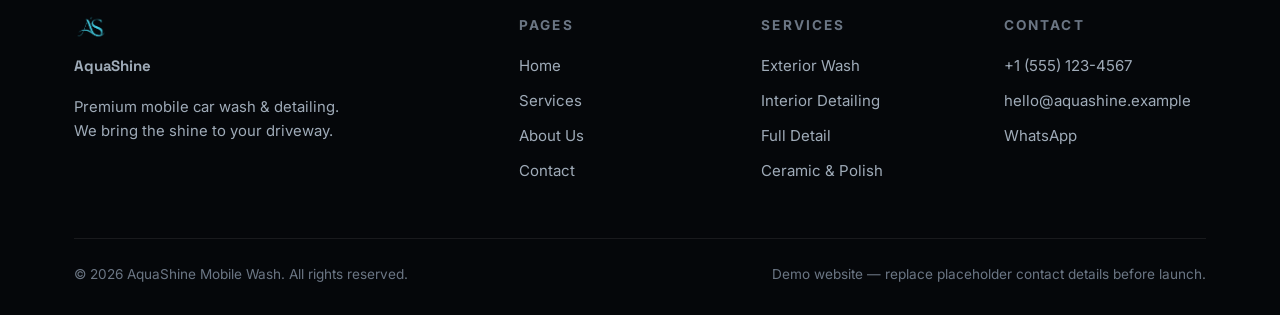
<file: services.html>
<!DOCTYPE html>
<html lang="en">
<head>
<meta charset="UTF-8">
<meta name="viewport" content="width=device-width, initial-scale=1.0">
<title>Services &amp; Pricing — AquaShine Mobile Car Wash</title>
<meta name="description" content="Full mobile car wash menu: exterior wash, interior detailing, full detail, paint correction and add-ons. Transparent CAD pricing.">
<link rel="preconnect" href="https://fonts.googleapis.com">
<link rel="preconnect" href="https://fonts.gstatic.com" crossorigin>
<link href="https://fonts.googleapis.com/css2?family=Inter:wght@400;500;600;700&family=Space+Grotesk:wght@500;600;700&display=swap" rel="stylesheet">
<link rel="icon" type="image/png" href="assets/logo-as.png">
<link rel="stylesheet" href="styles.css">
</head>
<body>

<nav class="nav">
  <div class="nav-in">
    <a class="logo" href="index.html"><img src="assets/logo-as.png" alt="AquaShine logo" width="42" height="42">AquaShine</a>
    <div class="nav-links">
      <a href="index.html">Home</a>
      <a href="services.html" class="on">Services</a>
      <a href="about.html">About Us</a>
      <a href="contact.html">Contact</a>
    </div>
    <a class="btn nav-cta" href="contact.html">Book Now</a>
    <button class="burger" aria-label="Menu"><svg viewBox="0 0 24 24" fill="none" stroke-width="2"><path d="M4 7h16M4 12h16M4 17h16"/></svg></button>
  </div>
</nav>

<header class="page-hero">
  <div class="wrap">
    <span class="kicker rv">Services &amp; pricing</span>
    <h1 class="rv">The full menu, with honest prices.</h1>
    <p class="rv">Every service is performed at your location — we bring water, power and everything else. Prices in CAD. The price you see is the price you pay.</p>
  </div>
</header>

<section class="sec" style="padding-top:40px">
  <div class="wrap">

    <div class="menu-cat rv">
      <h3><span class="ic"><svg viewBox="0 0 24 24"><path d="M12 2.7S6 10 6 14a6 6 0 0 0 12 0c0-4-6-11.3-6-11.3z"/></svg></span>Exterior Wash</h3>
      <p>Foam bath, hand wash and finishing touches — the safe way to wash a car, at your curb.</p>
      <div class="menu-grid">
        <div class="svc">
          <h4>Express Exterior</h4>
          <p>Foam bath, hand wash, wheels &amp; tires, streak-free glass and spray wax. Perfect weekly upkeep.</p>
          <div class="pr"><b>$49</b><span>~45 min</span></div>
        </div>
        <div class="svc">
          <h4>Deluxe Exterior</h4>
          <p>Everything in Express, plus iron decontamination, clay-bar treatment and a 3-month sealant.</p>
          <div class="pr"><b>$89</b><span>~75 min</span></div>
        </div>
        <div class="svc">
          <h4>Engine Bay Detail</h4>
          <p>Careful steam clean and dressing of the engine bay — safe for modern electronics.</p>
          <div class="pr"><b>$45</b><span>add-on friendly</span></div>
        </div>
      </div>
    </div>

    <div class="menu-cat rv">
      <h3><span class="ic"><svg viewBox="0 0 24 24"><rect x="4" y="4" width="16" height="16" rx="3"/><path d="M9 12l2 2 4-4"/></svg></span>Interior Detailing</h3>
      <p>A cabin reset: every surface cleaned, conditioned and finished.</p>
      <div class="menu-grid">
        <div class="svc">
          <h4>Interior Refresh</h4>
          <p>Full vacuum, wipe-down of all surfaces, interior glass and door jambs. The essentials.</p>
          <div class="pr"><b>$59</b><span>~60 min</span></div>
        </div>
        <div class="svc">
          <h4>Deep Interior Detail</h4>
          <p>Everything in Refresh, plus hot-water extraction on seats &amp; carpets, leather cleaning &amp; conditioning, steam-cleaned vents.</p>
          <div class="pr"><b>$129</b><span>~2 hours</span></div>
        </div>
        <div class="svc">
          <h4>Pet Hair &amp; Odor Removal</h4>
          <p>Specialized pet-hair extraction and odor-neutralizing treatment for a fresh-smelling cabin.</p>
          <div class="pr"><b>$39</b><span>add-on friendly</span></div>
        </div>
      </div>
    </div>

    <div class="menu-cat rv">
      <h3><span class="ic"><svg viewBox="0 0 24 24"><circle cx="12" cy="12" r="9"/><path d="M8.5 12.5l2.5 2.5 4.5-5.5"/></svg></span>Full Detail Packages</h3>
      <p>Our signature inside-and-out transformations — the closest thing to a new car.</p>
      <div class="menu-grid">
        <div class="svc">
          <h4>The Signature</h4>
          <p>Deluxe exterior + interior refresh: foam wash, sealant, vacuum, surfaces, glass and trim dressing.</p>
          <div class="pr"><b>$119</b><span>~90 min</span></div>
        </div>
        <div class="svc">
          <h4>The Restoration</h4>
          <p>Our deepest clean: full detail plus one-step machine polish, deep shampoo and 6-month sealant.</p>
          <div class="pr"><b>$249</b><span>3–4 hours</span></div>
        </div>
        <div class="svc">
          <h4>New Car Prep</h4>
          <p>Just bought it? Decontamination, light polish and sealant to lock in that factory finish.</p>
          <div class="pr"><b>$149</b><span>~2 hours</span></div>
        </div>
      </div>
    </div>

    <div class="menu-cat rv">
      <h3><span class="ic"><svg viewBox="0 0 24 24"><path d="M12 3l1.9 5.1L19 10l-5.1 1.9L12 17l-1.9-5.1L5 10l5.1-1.9z"/><path d="M19 15l.9 2.1L22 18l-2.1.9L19 21l-.9-2.1L16 18l2.1-.9z"/></svg></span>Paint Correction &amp; Protection</h3>
      <p>For drivers who want gloss that lasts — done in your driveway.</p>
      <div class="menu-grid">
        <div class="svc">
          <h4>One-Step Polish</h4>
          <p>Machine polish that removes light swirls and haze, restoring depth and clarity to the paint.</p>
          <div class="pr"><b>$199</b><span>~3 hours</span></div>
        </div>
        <div class="svc">
          <h4>Headlight Restoration</h4>
          <p>Sanding, polishing and UV-sealing of cloudy headlights — for looks and night visibility.</p>
          <div class="pr"><b>$79</b><span>pair · ~1 hour</span></div>
        </div>
        <div class="svc">
          <h4>Ceramic-Grade Sealant</h4>
          <p>12-month hydrophobic protection with extreme gloss and easier future washes.</p>
          <div class="pr"><b>$149</b><span>add to any package</span></div>
        </div>
      </div>
    </div>

    <div class="menu-cat rv">
      <h3><span class="ic"><svg viewBox="0 0 24 24"><path d="M12 5v14M5 12h14"/></svg></span>Add-ons</h3>
      <p>Small extras, priced individually. Add any of these to a package when you book.</p>
      <div class="menu-grid">
        <div class="svc"><h4>Spray Wax Boost</h4><p>Extra layer of gloss and protection on any exterior wash.</p><div class="pr"><b>$15</b><span>add-on</span></div></div>
        <div class="svc"><h4>Leather Conditioning</h4><p>Clean &amp; condition all leather seats and trim.</p><div class="pr"><b>$29</b><span>add-on</span></div></div>
        <div class="svc"><h4>Trim Restoration</h4><p>Bring faded black trim back to a deep, even finish.</p><div class="pr"><b>$25</b><span>add-on</span></div></div>
      </div>
    </div>

  </div>
</section>

<section class="sec band">
  <div class="wrap rv">
    <h2>Not sure which one you need?</h2>
    <p>Send us a photo of your car on WhatsApp — we'll recommend the right service in minutes.</p>
    <div class="row">
      <a class="btn" href="contact.html">Book Your Wash</a>
      <a class="btn wa" href="https://wa.me/15551234567?text=Hi%20AquaShine!%20Which%20service%20do%20you%20recommend%20for%20my%20car%3F" target="_blank" rel="noopener">Ask on WhatsApp</a>
    </div>
  </div>
</section>

<footer>
  <div class="wrap">
    <div class="f-grid">
      <div>
        <a class="logo" href="index.html" style="margin-bottom:16px"><img src="assets/logo-as.png" alt="AquaShine logo" width="42" height="42">AquaShine</a>
        <p style="color:var(--muted);font-size:.93rem;max-width:32ch">Premium mobile car wash &amp; detailing. We bring the shine to your driveway.</p>
      </div>
      <div>
        <h4>Pages</h4>
        <a href="index.html">Home</a><a href="services.html">Services</a><a href="about.html">About Us</a><a href="contact.html">Contact</a>
      </div>
      <div>
        <h4>Services</h4>
        <a href="services.html">Exterior Wash</a><a href="services.html">Interior Detailing</a><a href="services.html">Full Detail</a><a href="services.html">Ceramic &amp; Polish</a>
      </div>
      <div>
        <h4>Contact</h4>
        <a href="tel:+15551234567">+1 (555) 123-4567</a>
        <a href="mailto:hello@aquashine.example">hello@aquashine.example</a>
        <a href="https://wa.me/15551234567" target="_blank" rel="noopener">WhatsApp</a>
      </div>
    </div>
    <div class="f-bottom">
      <span>© <span id="yr"></span> AquaShine Mobile Wash. All rights reserved.</span>
      <span>Demo website — replace placeholder contact details before launch.</span>
    </div>
  </div>
</footer>

<a class="wa-float" href="https://wa.me/15551234567?text=Hi%20AquaShine!%20I%20would%20like%20to%20book%20a%20wash." target="_blank" rel="noopener" aria-label="Chat on WhatsApp">
  <svg viewBox="0 0 24 24"><path d="M12 2a10 10 0 0 0-8.6 15.1L2 22l5-1.3A10 10 0 1 0 12 2zm5.2 14.2c-.2.6-1.3 1.2-1.8 1.2-.5.1-1 .2-3.4-.7-2.9-1.2-4.7-4.1-4.9-4.3-.1-.2-1.1-1.5-1.1-2.9s.7-2 1-2.3c.2-.3.5-.3.7-.3h.5c.2 0 .4 0 .6.5s.8 1.9.8 2c.1.1.1.3 0 .5-.3.6-.6.8-.4 1.1.6 1.1 1.4 1.9 2.5 2.4.3.2.5.1.7-.1l.8-.9c.2-.3.4-.2.7-.1l2 1c.3.1.5.2.6.4 0 .1 0 .6-.3 1.5z"/></svg>
</a>

<script src="script.js"></script>
</body>
</html>
</file>
<file: styles.css>
/* AquaShine — Mobile Car Wash | dark premium editorial */
:root{
  --bg:#07090c; --bg2:#0c1015; --card:#10151c; --card2:#141b24;
  --line:rgba(255,255,255,.08);
  --text:#f3f6f9; --muted:#9fabb8; --faint:#6b7684;
  --aqua:#46d2e8; --aqua-deep:#1d9db5; --aqua-glow:rgba(70,210,232,.28);
  --gold:#e8b34b;
  --r:20px;
  --font-d:'Space Grotesk',system-ui,sans-serif;
  --font-b:'Inter',system-ui,sans-serif;
  --max:1180px;
}
*{margin:0;padding:0;box-sizing:border-box}
html{scroll-behavior:smooth}
body{background:var(--bg);color:var(--text);font-family:var(--font-b);line-height:1.65;overflow-x:hidden}
img{max-width:100%;display:block}
a{color:inherit;text-decoration:none}
.wrap{max-width:var(--max);margin:0 auto;padding:0 24px}
h1,h2,h3{font-family:var(--font-d);line-height:1.12;letter-spacing:-.02em}
.kicker{display:inline-flex;align-items:center;gap:10px;font-size:.78rem;letter-spacing:.22em;text-transform:uppercase;color:var(--aqua);font-weight:600;margin-bottom:18px}
.kicker::before{content:"";width:34px;height:2px;background:var(--aqua);display:inline-block}
.sec{padding:110px 0}
.sec-head{max-width:640px;margin-bottom:56px}
.sec-head h2{font-size:clamp(2rem,4.4vw,3.1rem);margin-bottom:14px}
.sec-head p{color:var(--muted);font-size:1.06rem}

/* ---------- nav ---------- */
.nav{position:fixed;inset:0 0 auto 0;z-index:100;backdrop-filter:blur(14px);background:rgba(7,9,12,.62);border-bottom:1px solid var(--line)}
.nav-in{max-width:var(--max);margin:0 auto;padding:16px 24px;display:flex;align-items:center;justify-content:space-between}
.logo{font-family:var(--font-d);font-weight:700;font-size:1.35rem;letter-spacing:-.01em;display:flex;align-items:center;gap:10px}
.logo i{width:34px;height:34px;border-radius:10px;background:linear-gradient(135deg,var(--aqua),var(--aqua-deep));display:grid;place-items:center}
.logo i svg{width:20px;height:20px}
.nav-links{display:flex;gap:34px;font-size:.95rem;color:var(--muted)}
.nav-links a{position:relative;transition:color .25s}
.nav-links a:hover,.nav-links a.on{color:var(--text)}
.nav-links a.on::after{content:"";position:absolute;left:0;right:0;bottom:-6px;height:2px;background:var(--aqua);border-radius:2px}
.btn{display:inline-flex;align-items:center;gap:10px;background:var(--aqua);color:#04222a;font-weight:700;font-size:.95rem;padding:13px 26px;border-radius:100px;border:0;cursor:pointer;transition:transform .25s,box-shadow .25s}
.btn:hover{transform:translateY(-2px);box-shadow:0 12px 32px var(--aqua-glow)}
.btn.ghost{background:transparent;color:var(--text);border:1px solid var(--line)}
.btn.ghost:hover{box-shadow:none;border-color:var(--aqua)}
.btn.wa{background:#25d366;color:#04240f}
.burger{display:none;background:none;border:0;cursor:pointer}
.burger svg{width:28px;height:28px;stroke:var(--text)}

/* ---------- hero ---------- */
.hero{position:relative;min-height:100svh;display:flex;align-items:flex-end;overflow:hidden}
.hero video{position:absolute;inset:0;width:100%;height:100%;object-fit:cover}
.hero::after{content:"";position:absolute;inset:0;background:linear-gradient(180deg,rgba(7,9,12,.55) 0%,rgba(7,9,12,.25) 40%,rgba(7,9,12,.92) 100%)}
.hero-in{position:relative;z-index:2;width:100%;max-width:var(--max);margin:0 auto;padding:150px 24px 90px}
.hero h1{font-size:clamp(2.7rem,7vw,5.2rem);max-width:14ch;margin-bottom:20px}
.hero h1 em{font-style:normal;color:var(--aqua)}
.hero p.lead{font-size:1.15rem;color:#cfd8e1;max-width:52ch;margin-bottom:34px}
.hero-cta{display:flex;gap:14px;flex-wrap:wrap;margin-bottom:56px}
.hero-stats{display:flex;gap:44px;flex-wrap:wrap;border-top:1px solid var(--line);padding-top:28px}
.hero-stats div b{font-family:var(--font-d);font-size:1.7rem;display:block}
.hero-stats div span{color:var(--muted);font-size:.88rem}

/* ---------- trust strip ---------- */
.trust{border-block:1px solid var(--line);background:var(--bg2)}
.trust-in{max-width:var(--max);margin:0 auto;padding:26px 24px;display:flex;gap:36px;flex-wrap:wrap;align-items:center;justify-content:space-between;color:var(--muted);font-size:.95rem}
.trust-in span{display:inline-flex;align-items:center;gap:10px}
.trust-in svg{width:20px;height:20px;stroke:var(--aqua);fill:none;stroke-width:1.8}

/* ---------- steps ---------- */
.steps{display:grid;grid-template-columns:repeat(4,1fr);gap:18px}
.step{background:var(--card);border:1px solid var(--line);border-radius:var(--r);padding:30px 26px;position:relative;transition:transform .3s,border-color .3s}
.step:hover{transform:translateY(-6px);border-color:rgba(70,210,232,.4)}
.step .n{font-family:var(--font-d);font-size:.8rem;color:var(--aqua);letter-spacing:.2em;margin-bottom:16px;display:block}
.step .ic{width:52px;height:52px;border-radius:14px;background:rgba(70,210,232,.1);display:grid;place-items:center;margin-bottom:18px}
.step .ic svg{width:26px;height:26px;stroke:var(--aqua);fill:none;stroke-width:1.7}
.step h3{font-size:1.15rem;margin-bottom:8px}
.step p{color:var(--muted);font-size:.93rem}

/* ---------- packages ---------- */
.pkgs{display:grid;grid-template-columns:repeat(3,1fr);gap:20px;align-items:stretch}
.pkg{background:var(--card);border:1px solid var(--line);border-radius:26px;padding:38px 32px;display:flex;flex-direction:column;position:relative;transition:transform .3s,box-shadow .3s}
.pkg:hover{transform:translateY(-6px)}
.pkg.hot{background:linear-gradient(180deg,#12202a,#0e141b);border:1px solid rgba(70,210,232,.55);box-shadow:0 24px 70px -20px var(--aqua-glow)}
.pkg .tag{position:absolute;top:-14px;left:50%;transform:translateX(-50%);background:var(--aqua);color:#04222a;font-size:.72rem;font-weight:800;letter-spacing:.14em;padding:6px 16px;border-radius:100px;text-transform:uppercase;white-space:nowrap}
.pkg h3{font-size:1.4rem;margin-bottom:6px}
.pkg .dur{color:var(--faint);font-size:.88rem;margin-bottom:18px}
.pkg .price{font-family:var(--font-d);font-size:2.9rem;margin-bottom:4px}
.pkg .price small{font-size:1rem;color:var(--muted);font-family:var(--font-b)}
.pkg ul{list-style:none;margin:24px 0 30px;display:grid;gap:12px;flex:1}
.pkg ul li{display:flex;gap:12px;color:#cdd6df;font-size:.95rem;align-items:flex-start}
.pkg ul li svg{width:18px;height:18px;stroke:var(--aqua);fill:none;stroke-width:2.4;flex-shrink:0;margin-top:4px}
.pkg .btn{justify-content:center}

/* ---------- feature rows ---------- */
.feat{display:grid;grid-template-columns:1fr 1fr;gap:60px;align-items:center;margin-bottom:90px}
.feat:last-child{margin-bottom:0}
.feat.rev>div:first-child{order:2}
.feat .pic{border-radius:28px;overflow:hidden;border:1px solid var(--line);position:relative}
.feat .pic img{width:100%;height:420px;object-fit:cover;transition:transform .8s}
.feat .pic:hover img{transform:scale(1.04)}
.feat h3{font-size:clamp(1.6rem,3vw,2.3rem);margin-bottom:14px}
.feat p{color:var(--muted);margin-bottom:22px}
.feat .from{font-family:var(--font-d);font-size:1.3rem;color:var(--aqua);margin-bottom:20px;display:block}

/* ---------- guarantee cards ---------- */
.guar{display:grid;grid-template-columns:repeat(3,1fr);gap:18px}
.guar .step{text-align:left}

/* ---------- coverage ---------- */
.cover{background:var(--bg2);border-block:1px solid var(--line)}
.areas{display:flex;flex-wrap:wrap;gap:12px;margin-top:30px}
.areas span{border:1px solid var(--line);border-radius:100px;padding:10px 20px;font-size:.92rem;color:var(--muted);transition:.25s}
.areas span:hover{border-color:var(--aqua);color:var(--text)}

/* ---------- faq ---------- */
.faq{max-width:760px}
.faq-item{border-bottom:1px solid var(--line)}
.faq-q{width:100%;background:none;border:0;color:var(--text);font-family:var(--font-d);font-size:1.08rem;text-align:left;padding:24px 8px;cursor:pointer;display:flex;justify-content:space-between;align-items:center;gap:16px}
.faq-q svg{width:20px;height:20px;stroke:var(--aqua);fill:none;stroke-width:2;flex-shrink:0;transition:transform .3s}
.faq-item.open .faq-q svg{transform:rotate(45deg)}
.faq-a{max-height:0;overflow:hidden;transition:max-height .4s ease;color:var(--muted);font-size:.96rem}
.faq-a p{padding:0 8px 26px}

/* ---------- cta band ---------- */
.band{background:radial-gradient(60% 120% at 50% 0%,rgba(70,210,232,.16),transparent 70%),var(--bg2);border-block:1px solid var(--line);text-align:center}
.band h2{font-size:clamp(2rem,5vw,3.4rem);margin-bottom:16px}
.band p{color:var(--muted);margin-bottom:32px;max-width:56ch;margin-inline:auto}
.band .row{display:flex;gap:14px;justify-content:center;flex-wrap:wrap}

/* ---------- footer ---------- */
footer{border-top:1px solid var(--line);padding:60px 0 30px;background:#05070a}
.f-grid{display:grid;grid-template-columns:2fr 1fr 1fr 1fr;gap:40px;margin-bottom:44px}
.f-grid h4{font-size:.85rem;letter-spacing:.16em;text-transform:uppercase;color:var(--faint);margin-bottom:18px;font-family:var(--font-b)}
.f-grid a{display:block;color:var(--muted);font-size:.94rem;margin-bottom:10px;transition:color .2s}
.f-grid a:hover{color:var(--aqua)}
.f-bottom{border-top:1px solid var(--line);padding-top:24px;display:flex;justify-content:space-between;color:var(--faint);font-size:.85rem;flex-wrap:wrap;gap:10px}

/* ---------- whatsapp float ---------- */
.wa-float{position:fixed;right:24px;bottom:24px;z-index:120;width:60px;height:60px;border-radius:50%;background:#25d366;display:grid;place-items:center;box-shadow:0 10px 30px rgba(37,211,102,.45);transition:transform .25s}
.wa-float:hover{transform:scale(1.1)}
.wa-float svg{width:30px;height:30px;fill:#fff}
.wa-float::before{content:"";position:absolute;inset:-4px;border-radius:50%;border:2px solid rgba(37,211,102,.5);animation:pulse 2s infinite}
@keyframes pulse{0%{transform:scale(.9);opacity:1}100%{transform:scale(1.25);opacity:0}}

/* ---------- page hero (inner) ---------- */
.page-hero{padding:170px 0 70px;background:radial-gradient(50% 90% at 50% 0%,rgba(70,210,232,.12),transparent 70%)}
.page-hero h1{font-size:clamp(2.4rem,5.5vw,4rem);margin-bottom:16px}
.page-hero p{color:var(--muted);font-size:1.1rem;max-width:60ch}

/* ---------- service menu ---------- */
.menu-cat{margin-bottom:70px}
.menu-cat>h3{font-size:1.7rem;margin-bottom:8px;display:flex;align-items:center;gap:14px}
.menu-cat>h3 .ic{width:46px;height:46px;border-radius:12px;background:rgba(70,210,232,.1);display:grid;place-items:center}
.menu-cat>h3 .ic svg{width:24px;height:24px;stroke:var(--aqua);fill:none;stroke-width:1.7}
.menu-cat>p{color:var(--muted);margin-bottom:28px;max-width:64ch}
.menu-grid{display:grid;grid-template-columns:repeat(3,1fr);gap:18px}
.svc{background:var(--card);border:1px solid var(--line);border-radius:var(--r);padding:28px;transition:transform .3s,border-color .3s}
.svc:hover{transform:translateY(-5px);border-color:rgba(70,210,232,.4)}
.svc h4{font-family:var(--font-d);font-size:1.15rem;margin-bottom:8px}
.svc p{color:var(--muted);font-size:.9rem;margin-bottom:18px;min-height:66px}
.svc .pr{display:flex;justify-content:space-between;align-items:center;border-top:1px solid var(--line);padding-top:16px}
.svc .pr b{font-family:var(--font-d);font-size:1.45rem;color:var(--aqua)}
.svc .pr span{color:var(--faint);font-size:.82rem}

/* ---------- about ---------- */
.about-grid{display:grid;grid-template-columns:1fr 1fr;gap:60px;align-items:center;margin-bottom:100px}
.about-grid .pic{border-radius:28px;overflow:hidden;border:1px solid var(--line)}
.about-grid .pic img{width:100%;height:480px;object-fit:cover}
.values{display:grid;grid-template-columns:repeat(3,1fr);gap:18px}

/* ---------- contact ---------- */
.contact-grid{display:grid;grid-template-columns:1.15fr .85fr;gap:50px;align-items:start}
.form{background:var(--card);border:1px solid var(--line);border-radius:26px;padding:40px}
.f-row{display:grid;grid-template-columns:1fr 1fr;gap:16px}
.f-group{margin-bottom:18px}
.f-group label{display:block;font-size:.85rem;color:var(--muted);margin-bottom:8px;letter-spacing:.04em}
.f-group input,.f-group select,.f-group textarea{width:100%;background:var(--bg2);border:1px solid var(--line);border-radius:12px;color:var(--text);padding:13px 16px;font-family:var(--font-b);font-size:.95rem;transition:border-color .2s}
.f-group input:focus,.f-group select:focus,.f-group textarea:focus{outline:none;border-color:var(--aqua)}
.f-group textarea{min-height:120px;resize:vertical}
.info-card{background:var(--card);border:1px solid var(--line);border-radius:var(--r);padding:30px;margin-bottom:18px}
.info-card h3{font-size:1.2rem;margin-bottom:14px}
.info-card p{color:var(--muted);font-size:.95rem;margin-bottom:8px}
.info-card a.tel{font-family:var(--font-d);font-size:1.35rem;color:var(--aqua)}

/* ---------- reveal ---------- */
.rv{opacity:0;transform:translateY(28px);transition:opacity .7s ease,transform .7s ease}
.rv.in{opacity:1;transform:none}
@media(prefers-reduced-motion:reduce){.rv{opacity:1;transform:none}.hero video{animation:none}}

/* ---------- responsive ---------- */
@media(max-width:960px){
  .steps{grid-template-columns:1fr 1fr}
  .pkgs{grid-template-columns:1fr;max-width:520px;margin:0 auto}
  .feat{grid-template-columns:1fr;gap:34px}
  .feat.rev>div:first-child{order:0}
  .guar{grid-template-columns:1fr}
  .menu-grid{grid-template-columns:1fr 1fr}
  .about-grid{grid-template-columns:1fr}
  .values{grid-template-columns:1fr}
  .contact-grid{grid-template-columns:1fr}
  .f-grid{grid-template-columns:1fr 1fr}
}
@media(max-width:640px){
  .nav-links{display:none;position:absolute;top:100%;left:0;right:0;background:rgba(7,9,12,.97);flex-direction:column;padding:20px 24px;gap:18px;border-bottom:1px solid var(--line)}
  .nav-links.open{display:flex}
  .burger{display:block}
  .nav-cta{display:none}
  .steps{grid-template-columns:1fr}
  .menu-grid{grid-template-columns:1fr}
  .f-row{grid-template-columns:1fr}
  .sec{padding:76px 0}
  .hero-stats{gap:26px}
}

/* ---------- logo image ---------- */
.logo img{height:40px;width:auto;flex:none;display:block}
/* ---------- directional reveals ---------- */
.rv-l,.rv-r{opacity:0;transition:opacity .85s cubic-bezier(.22,.61,.36,1),transform .85s cubic-bezier(.22,.61,.36,1);will-change:transform,opacity}
.rv-l{transform:translateX(-64px)}
.rv-r{transform:translateX(64px)}
.rv-l.in,.rv-r.in{opacity:1;transform:none}
@media(prefers-reduced-motion:reduce){.rv-l,.rv-r{opacity:1;transform:none;transition:none}}
</file>
